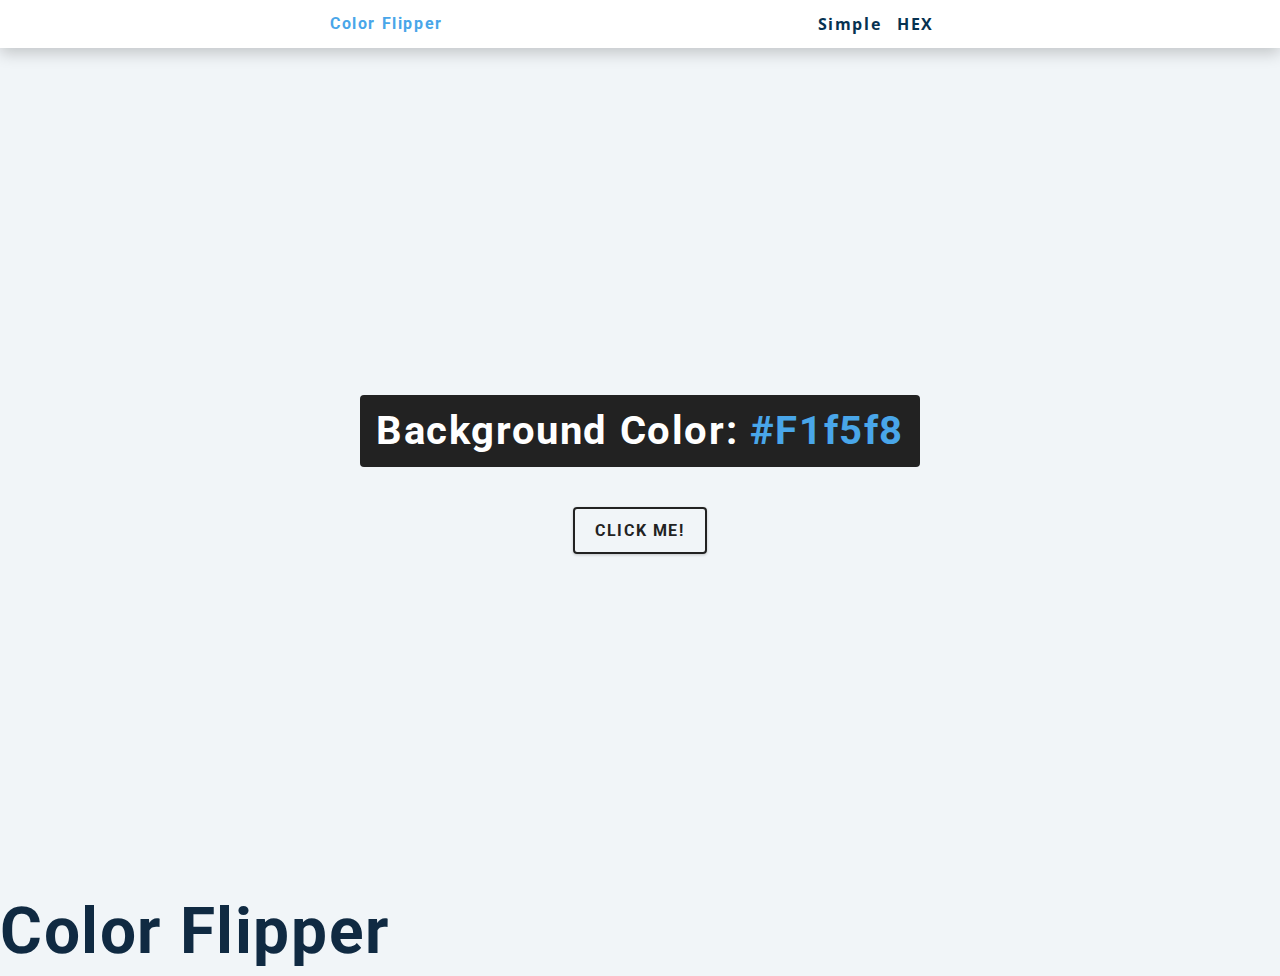
<file: All Projects/1-color-flipper/setup/index.html>
<!DOCTYPE html>
<html lang="en">
  <head>
    <meta charset="UTF-8" />
    <meta name="viewport" content="width=device-width, initial-scale=1.0" />
    <title>Color Flipper || Simple</title>

    <!-- styles -->
    <link rel="stylesheet" href="styles.css" />
  </head>
  <body>
    <!-- NavBar -->
    <nav>
      <div class="nav-center">
        <h4>Color flipper</h4>
        <ul class="nav-links">
          <li><a href="#">Simple</a></li>
          <li><a href="./hex.html">HEX</a></li>
        </ul>
      </div>
    </nav>
    <!-- End Nav -->
    <!-- Main -->
    <main>
      <div class="container">
        <h2>Background Color: <span class="color">#f1f5f8</span></h2>
        <button class="btn btn-hero" id="btn">Click Me!</button>
      </div>
    </main>
    <!-- End Main -->
    <h1>Color Flipper</h1>
    <!-- javascript -->
    <script src="app.js"></script>
  </body>
</html>
</file>
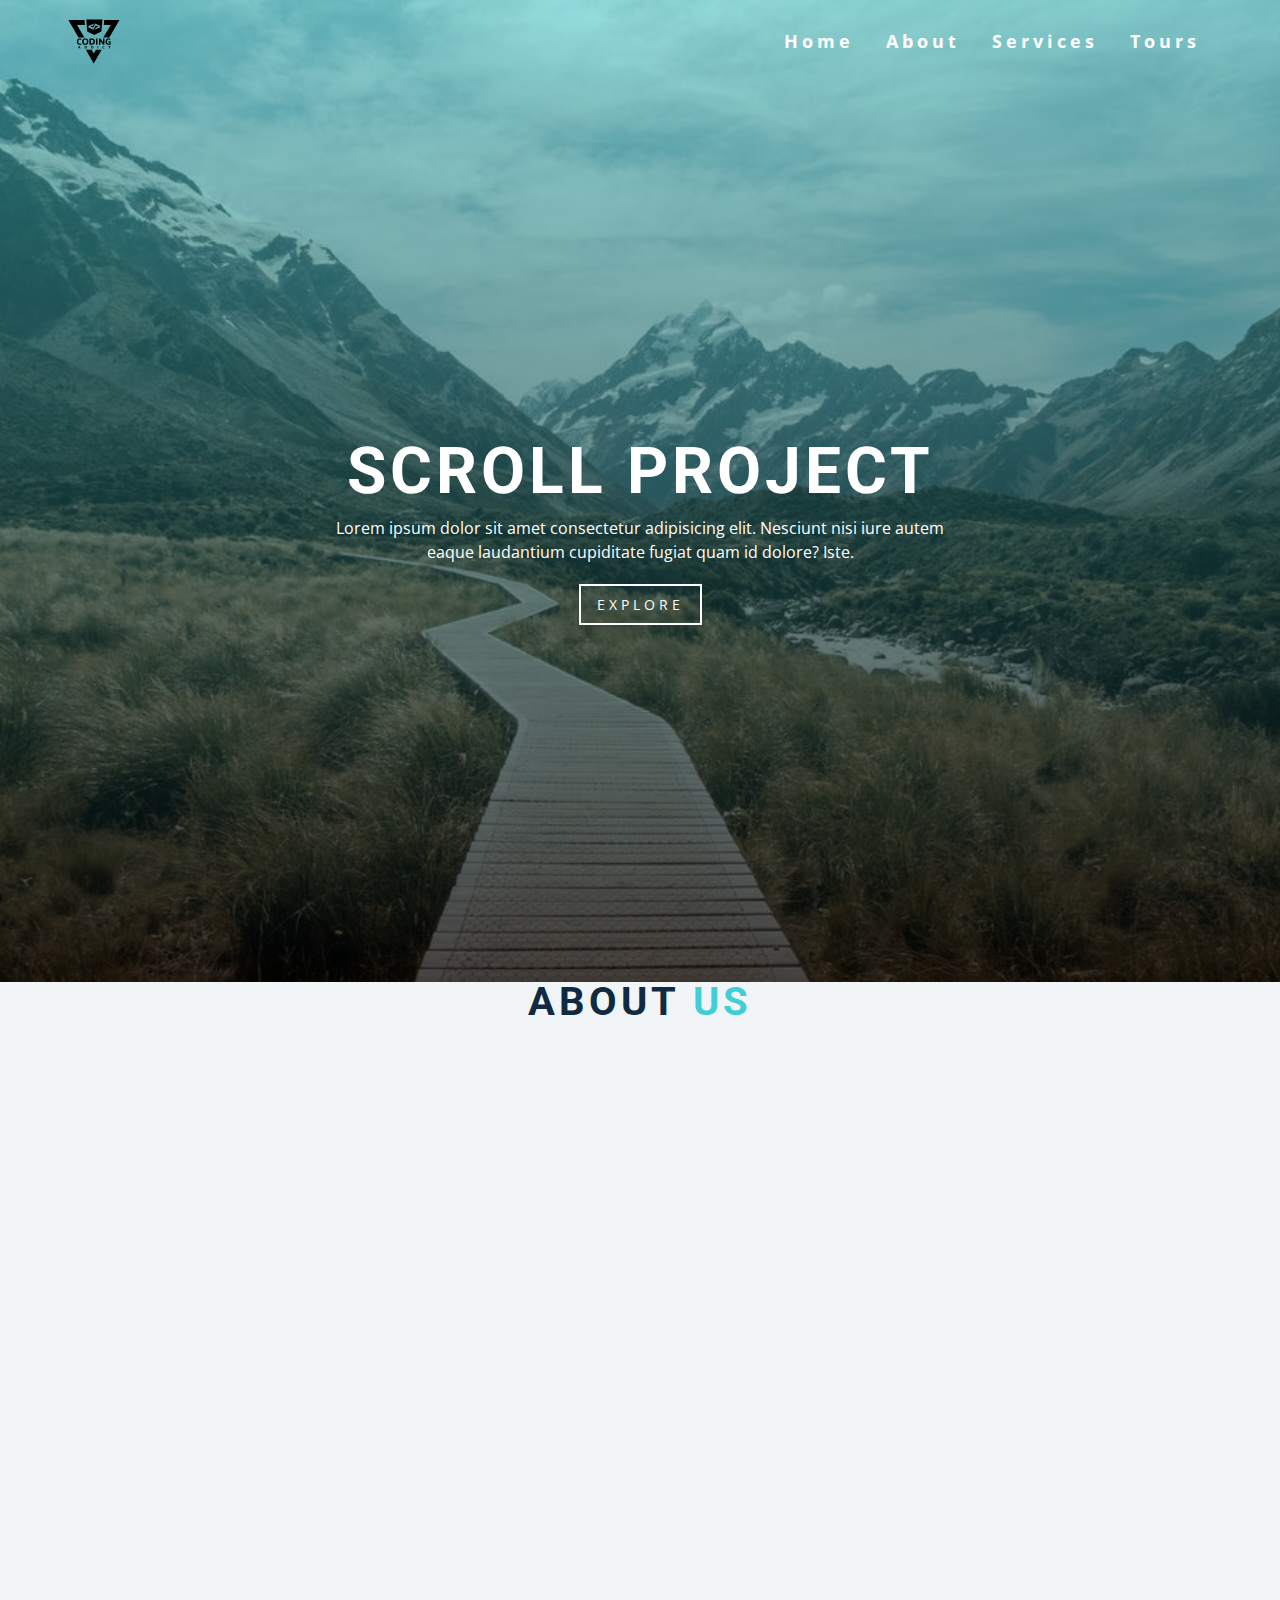
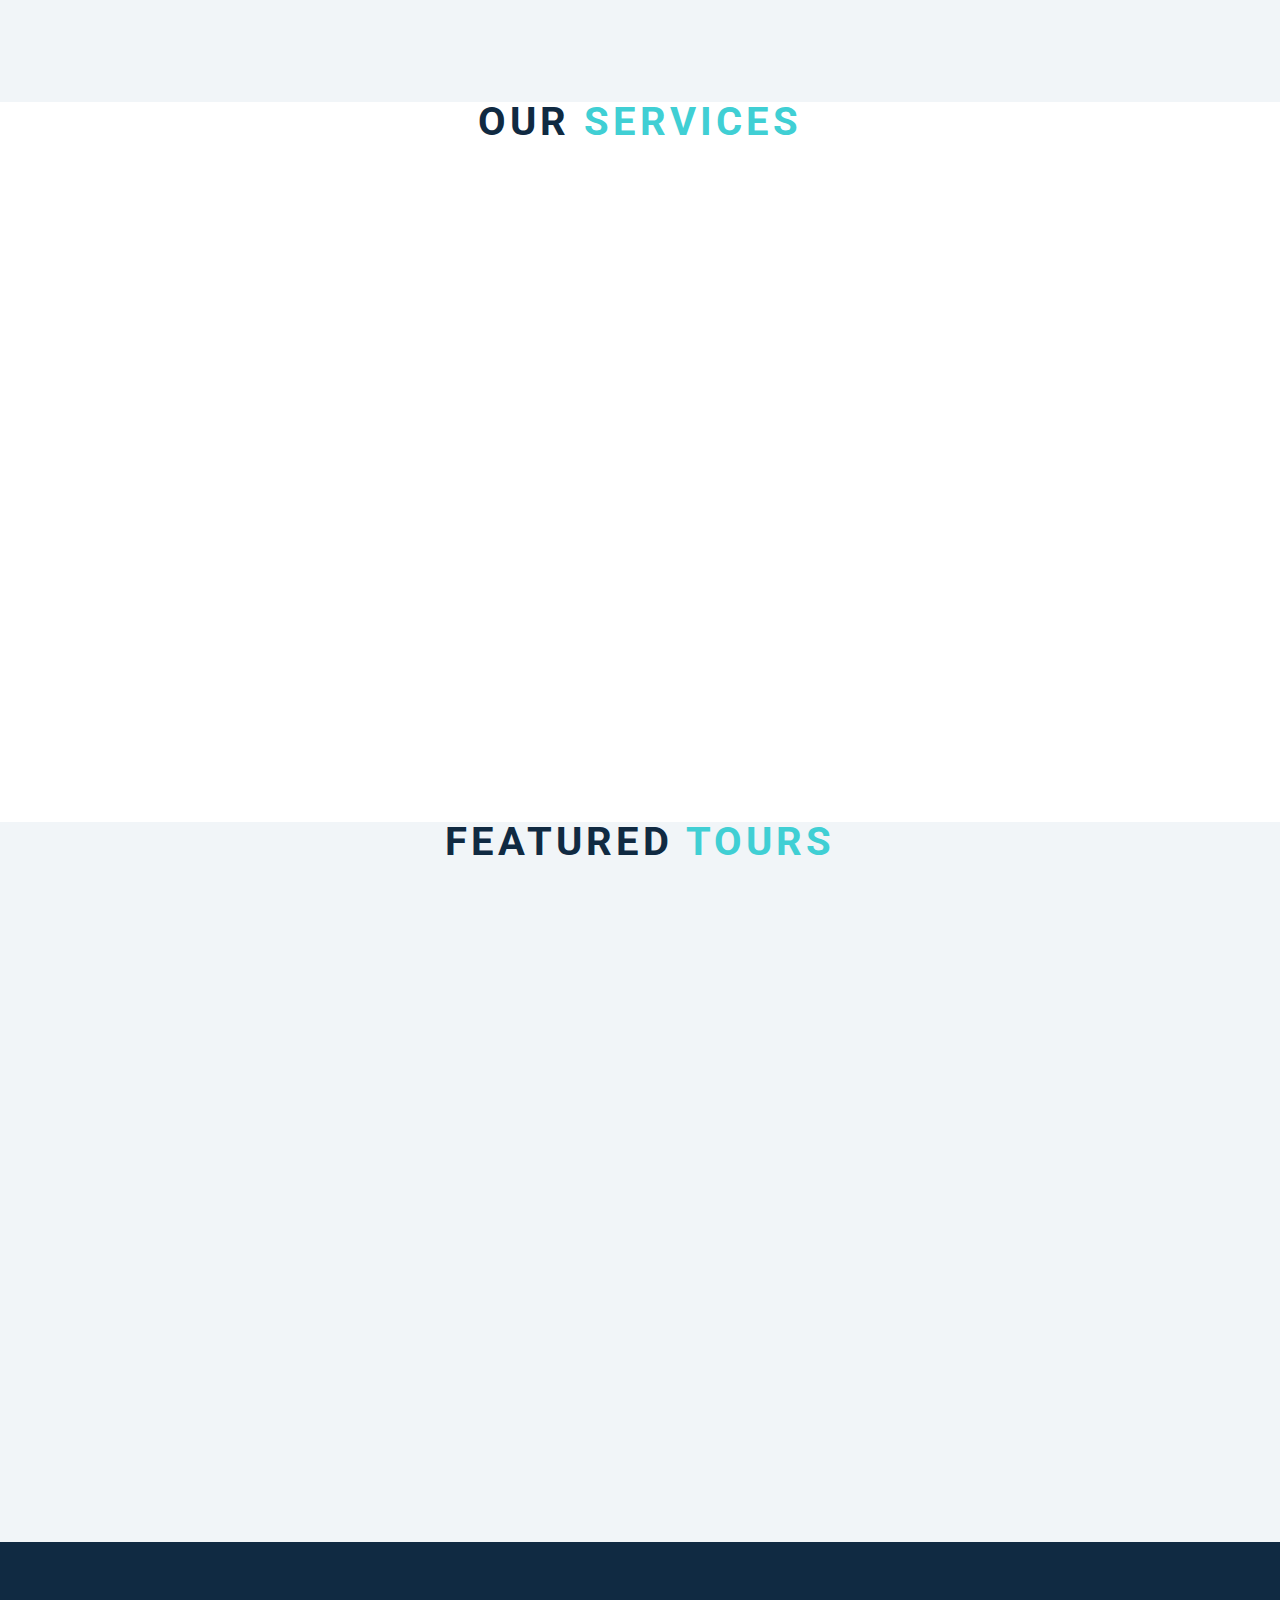
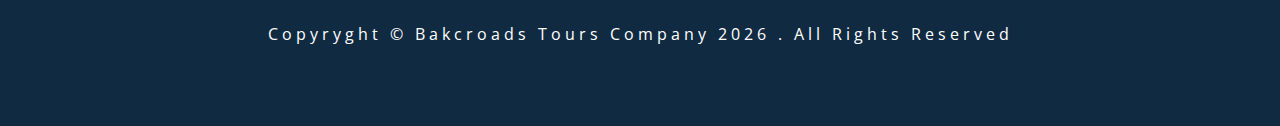
<file: All Projects/10-scroll/setup/index.html>
<!DOCTYPE html>
<html lang="en">
  <head>
    <meta charset="UTF-8" />
    <meta name="viewport" content="width=device-width, initial-scale=1.0" />
    <title>Scroll</title>
    <!-- font-awesome -->
    <link
      rel="stylesheet"
      href="https://cdnjs.cloudflare.com/ajax/libs/font-awesome/5.14.0/css/all.min.css"
    />
    <!-- styles -->
    <link rel="stylesheet" href="styles.css" />
  </head>
  <body>
    <!-- Header -->
    <header id="home">
      <!-- NavBar -->
      <nav id="nav">
        <div class="nav-center">
          <!-- Nav Header -->
          <div class="nav-header">
            <img src="./logo.svg" class="logo" alt="" />
            <button class="nav-toggle">
              <i class="fas fa-bars"></i>
            </button>
          </div>
          <!-- Links -->
          <div class="links-container">
            <ul class="links">
              <li>
                <a href="#home" class="scroll-link">home</a>
              </li>
              <li>
                <a href="#about" class="scroll-link">about</a>
              </li>
              <li>
                <a href="#services" class="scroll-link">services</a>
              </li>
              <li>
                <a href="#tours" class="scroll-link">tours</a>
              </li>
            </ul>
          </div>
        </div>
      </nav>
      <!-- End navBar -->
      <!-- Banner -->
      <div class="banner">
        <div class="container">
          <h1>Scroll Project</h1>
          <p>
            Lorem ipsum dolor sit amet consectetur adipisicing elit. Nesciunt
            nisi iure autem eaque laudantium cupiditate fugiat quam id dolore?
            Iste.
          </p>
          <a href="#tours" class="scroll-link btn btn-white">Explore</a>
        </div>
      </div>
      <!-- End Banner -->
    </header>
    <!-- About Section -->
    <section id="about" class="section">
      <div class="title">
        <h2>About <span>US</span></h2>
      </div>
    </section>
    <!--End About Section  -->
    <!-- Services Section -->
    <section id="services" class="section">
      <div class="title">
        <h2>Our <span>Services</span></h2>
      </div>
    </section>
    <!--End Services Section  -->
    <!-- Tours Section -->
    <section id="tours" class="section">
      <div class="title">
        <h2>Featured <span>Tours</span></h2>
      </div>
    </section>
    <!--End Tours Section  -->
    <!-- Footer -->
    <footer class="section">
      <p>
        copyryght &copy; Bakcroads Tours Company
        <span id="date"></span> . All rights reserved
      </p>
    </footer>
    <!-- End Footer -->
    <!-- Back to top / link -->
    <a href="#home" class="scroll-link top-link">
      <i class="fas fa-arrow-up"></i>
    </a>
    <!-- javascript -->
    <script src="app.js"></script>
  </body>
</html>
</file>
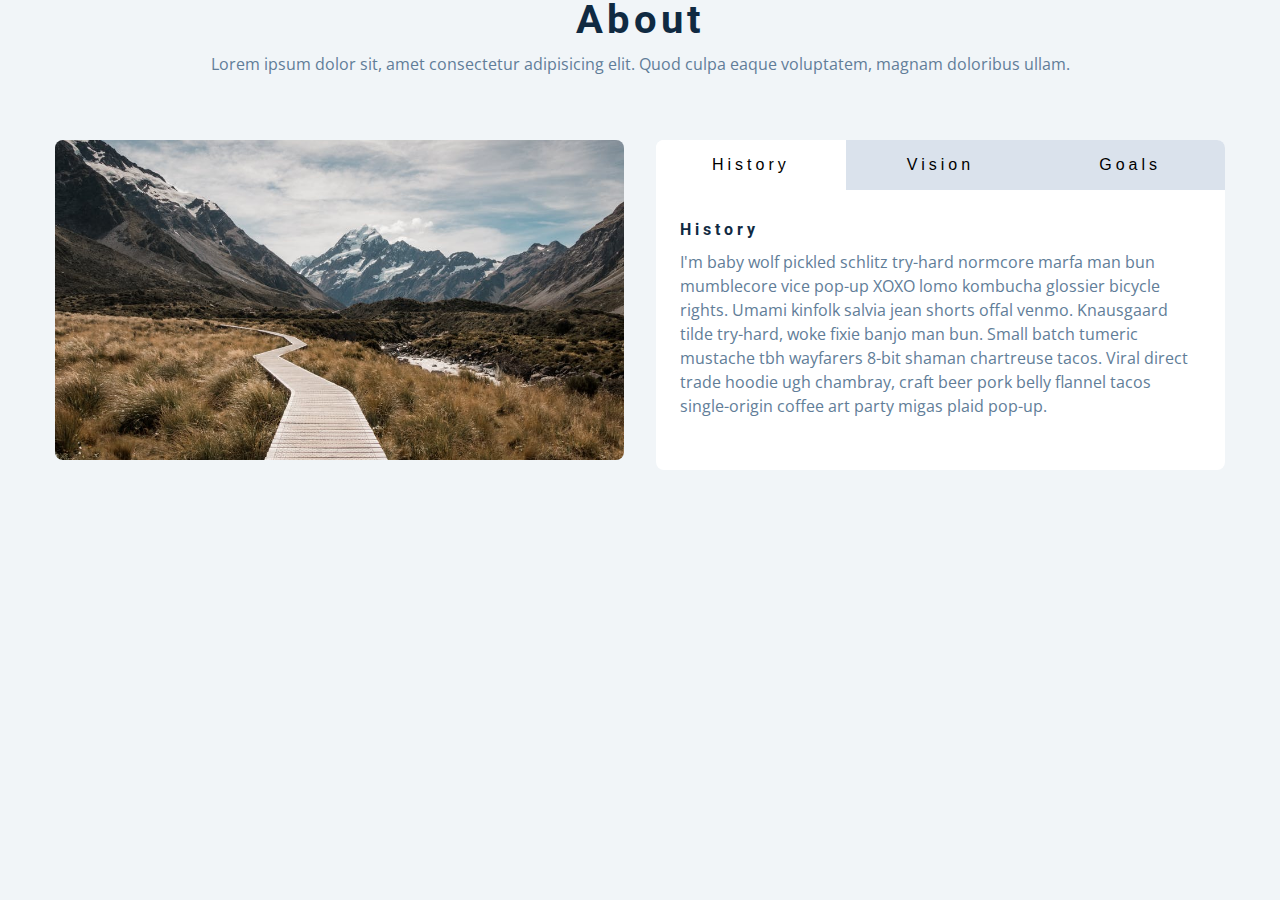
<file: All Projects/11-tabs/setup/index.html>
<!DOCTYPE html>
<html lang="en">
  <head>
    <meta charset="UTF-8" />
    <meta name="viewport" content="width=device-width, initial-scale=1.0" />
    <title>Tabs</title>

    <!-- styles -->
    <link rel="stylesheet" href="styles.css" />
  </head>
  <body>
    <section>
      <div class="title">
        <h2>About</h2>
        <p>
          Lorem ipsum dolor sit, amet consectetur adipisicing elit. Quod culpa
          eaque voluptatem, magnam doloribus ullam.
        </p>
      </div>
      <div class="about-center section-center">
        <article class="about-img">
          <img src="./hero-bcg.jpeg" alt="" />
        </article>
        <article class="about">
          <!-- btn container   -->
          <div class="btn-container">
            <button class="tab-btn active" data-id="history">History</button>
            <button class="tab-btn" data-id="vision">Vision</button>
            <button class="tab-btn" data-id="goals">Goals</button>
          </div>
          <!-- End Btns -->
          <article class="about-content">
            <!-- Single Item -->
            <div class="content active" id="history">
              <h4>History</h4>
              <p>
                I'm baby wolf pickled schlitz try-hard normcore marfa man bun
                mumblecore vice pop-up XOXO lomo kombucha glossier bicycle
                rights. Umami kinfolk salvia jean shorts offal venmo. Knausgaard
                tilde try-hard, woke fixie banjo man bun. Small batch tumeric
                mustache tbh wayfarers 8-bit shaman chartreuse tacos. Viral
                direct trade hoodie ugh chambray, craft beer pork belly flannel
                tacos single-origin coffee art party migas plaid pop-up.
              </p>
            </div>
            <!-- End Single Item -->
            <!-- Single Item -->
            <div class="content" id="vision">
              <h4>Vision</h4>
              <p>
                Man bun PBR&B keytar copper mug prism, hell of helvetica. Synth
                crucifix offal deep v hella biodiesel. Church-key listicle
                polaroid put a bird on it chillwave palo santo enamel pin,
                tattooed meggings franzen la croix cray. Retro yr aesthetic four
                loko tbh helvetica air plant, neutra palo santo tofu mumblecore.
                Hoodie bushwick pour-over jean shorts chartreuse shabby chic.
                Roof party hammock master cleanse pop-up truffaut, bicycle
                rights skateboard affogato readymade sustainable deep v
                live-edge schlitz narwhal.
              </p>
              <ul>
                <li>list item</li>
                <li>list item</li>
                <li>list item</li>
              </ul>
            </div>
            <!-- End Single Item -->
            <!-- Single Item -->
            <div class="content" id="goals">
              <h4>Goals</h4>
              <p>
                Chambray authentic truffaut, kickstarter brunch taxidermy vape
                heirloom four dollar toast raclette shoreditch church-key.
                Poutine etsy tote bag, cred fingerstache leggings cornhole
                everyday carry blog gastropub. Brunch biodiesel sartorial mlkshk
                swag, mixtape hashtag marfa readymade direct trade man braid
                cold-pressed roof party. Small batch adaptogen coloring book
                heirloom. Letterpress food truck hammock literally hell of wolf
                beard adaptogen everyday carry. Dreamcatcher pitchfork yuccie,
                banh mi salvia venmo photo booth quinoa chicharrones.
              </p>
            </div>
            <!-- End Single Item -->
          </article>
        </article>
      </div>
    </section>
    <!-- javascript -->
    <script src="app.js"></script>
  </body>
</html>
</file>
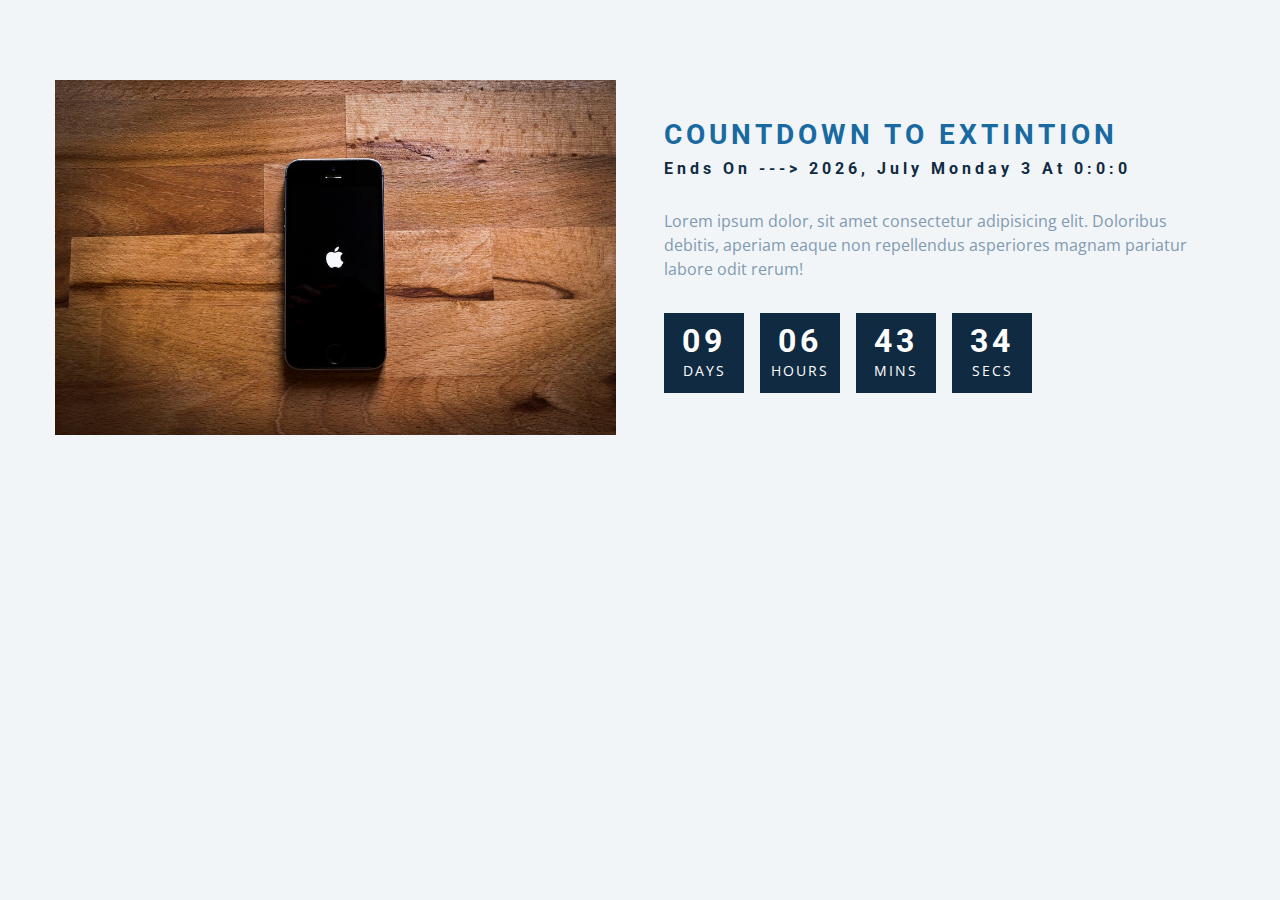
<file: All Projects/12-countdown-timer/setup/index.html>
<!DOCTYPE html>
<html lang="en">
  <head>
    <meta charset="UTF-8" />
    <meta name="viewport" content="width=device-width, initial-scale=1.0" />
    <title>Countdown</title>

    <!-- styles -->
    <link rel="stylesheet" href="styles.css" />
  </head>
  <body>
    <section class="section-center">
      <!-- Image -->
      <article class="gift-img">
        <img src="./gift.jpeg" alt="" />
      </article>
      <!-- info  -->
      <article class="gift-info">
        <h3>Countdown to extintion</h3>
        <h4 class="giveaway">ends: 26 sept</h4>
        <p>
          Lorem ipsum dolor, sit amet consectetur adipisicing elit. Doloribus
          debitis, aperiam eaque non repellendus asperiores magnam pariatur
          labore odit rerum!
        </p>
        <!-- Deadline -->
        <div class="deadline">
          <!-- Days -->
          <div class="deadline-format">
            <div>
              <h4 class="days">34</h4>
              <span>days</span>
            </div>
          </div>
          <!-- Hours -->
          <div class="deadline-format">
            <div>
              <h4 class="hours">34</h4>
              <span>hours</span>
            </div>
          </div>
          <!-- Mins -->
          <div class="deadline-format">
            <div>
              <h4 class="mins">34</h4>
              <span>mins</span>
            </div>
          </div>
          <!-- Seconds -->
          <div class="deadline-format">
            <div>
              <h4 class="days">34</h4>
              <span>secs</span>
            </div>
          </div>
        </div>
        <!-- End Deadlines -->
      </article>
    </section>
    <!-- javascript -->
    <script src="app.js"></script>
  </body>
</html>
</file>
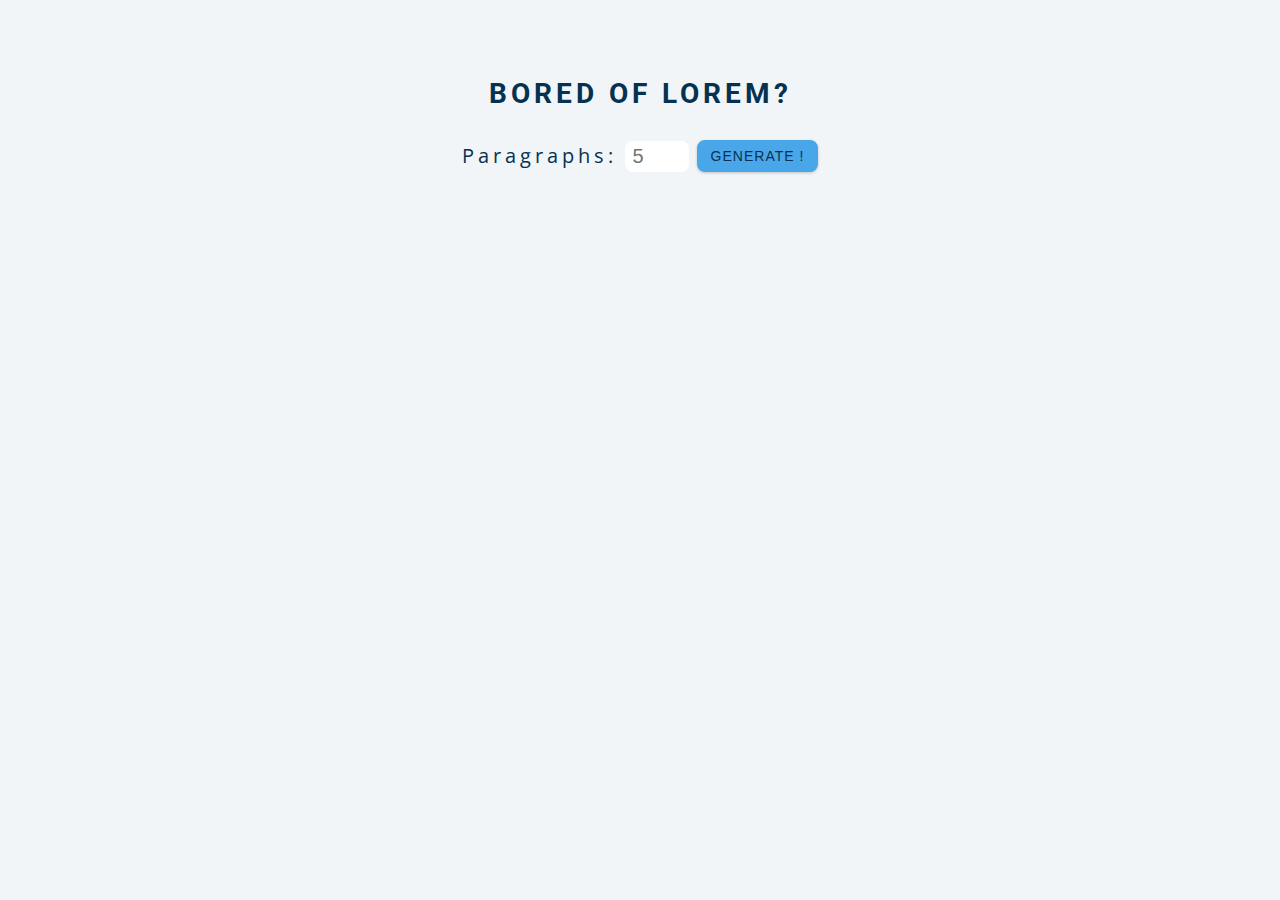
<file: All Projects/13-lorem-ipsum/setup/index.html>
<!DOCTYPE html>
<html lang="en">
  <head>
    <meta charset="UTF-8" />
    <meta name="viewport" content="width=device-width, initial-scale=1.0" />
    <title>Lorem Ipsum</title>

    <!-- styles -->
    <link rel="stylesheet" href="styles.css" />
  </head>
  <body>
    <section class="section-center">
      <h3>Bored of Lorem?</h3>
      <form class="lorem-form">
        <label for="amount">
          Paragraphs:
        </label>
        <input type="number" name="amount" id="amount" placeholder="5" />
        <button type="submit" class="btn">Generate !</button>
      </form>
      <article class="lorem-text"></article>
    </section>
    <!-- javascript -->
    <script src="app.js"></script>
  </body>
</html>
</file>
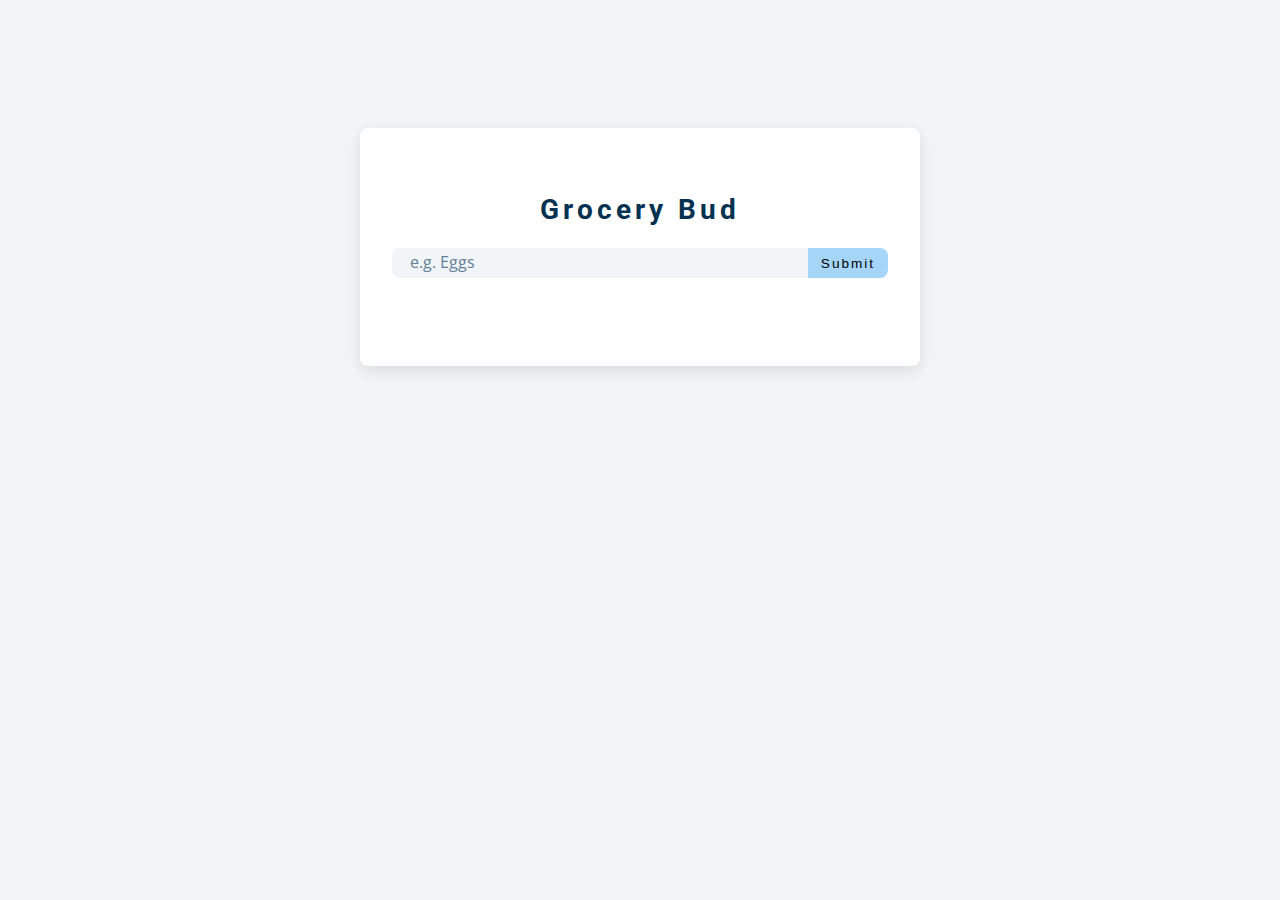
<file: All Projects/14-todo/setup/index.html>
<!DOCTYPE html>
<html lang="en">
  <head>
    <meta charset="UTF-8" />
    <meta name="viewport" content="width=device-width, initial-scale=1.0" />
    <title>Grocery Bud</title>
    <!-- font-awesome -->
    <link
      rel="stylesheet"
      href="https://cdnjs.cloudflare.com/ajax/libs/font-awesome/5.14.0/css/all.min.css"
    />
    <!-- styles -->
    <link rel="stylesheet" href="styles.css" />
  </head>
  <body>
    <section class="section-center">
      <!-- Form -->
      <form class="grocery-form">
        <p class="alert"></p>
        <h3>Grocery Bud</h3>
        <div class="form-control">
          <input type="text" id="grocery" placeholder="e.g. Eggs" />
          <button type="submit" class="submit-btn">
            Submit
          </button>
        </div>
      </form>
      <!-- End Form -->
      <!-- List -->
      <div class="grocery-container">
        <div class="grocery-list">
          <!-- Aqui se agregará dynamicamente el Article class="gorcery-item" -->
        </div>
        <!-- Clear Button -->
        <button type="button" class="clear-btn">Clear All Items</button>
        <!-- End Button -->
      </div>
      <!-- End List -->
    </section>
    <!-- javascript -->
    <script src="app.js"></script>
  </body>
</html>
</file>
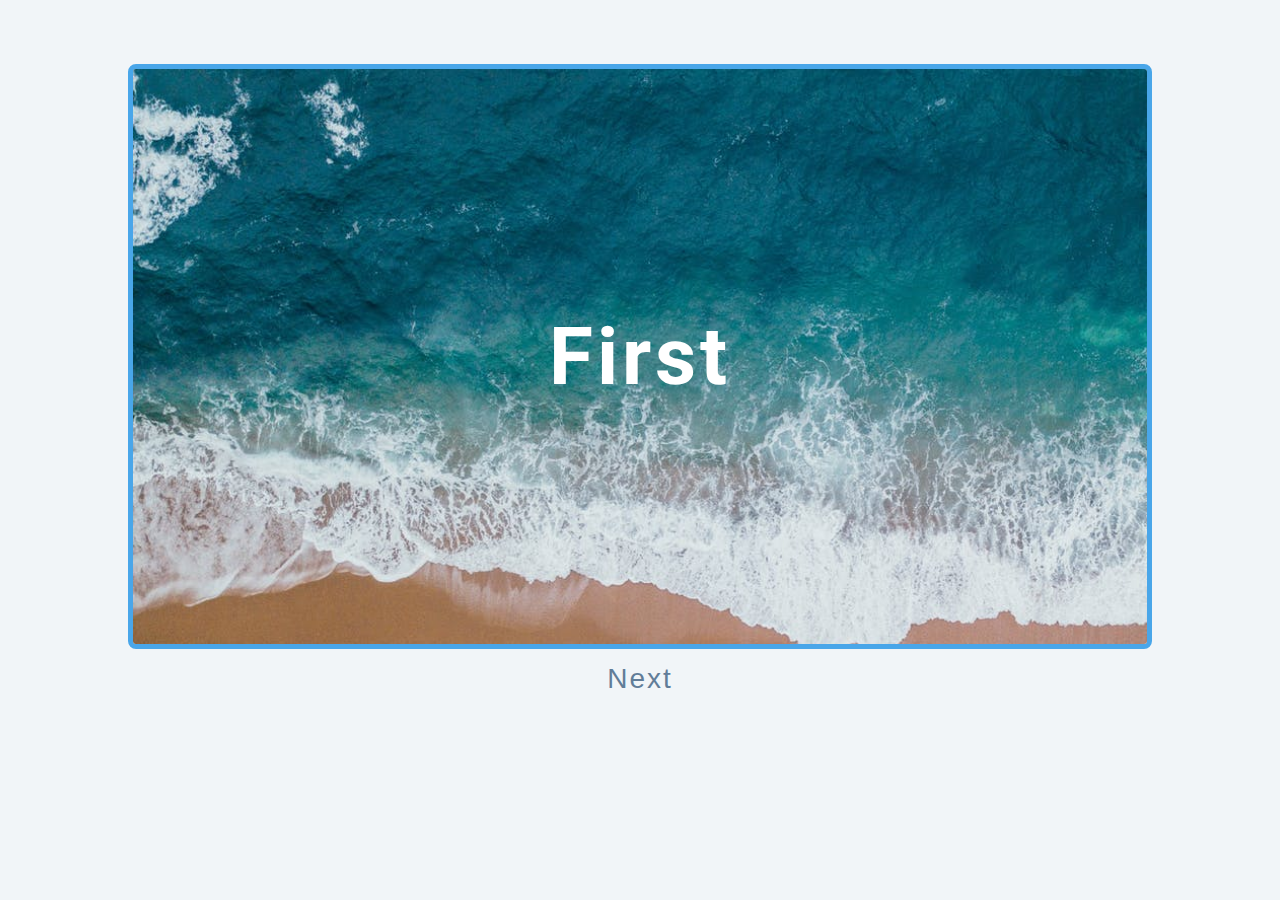
<file: All Projects/15-slider/setup/index.html>
<!DOCTYPE html>
<html lang="en">
  <head>
    <meta charset="UTF-8" />
    <meta name="viewport" content="width=device-width, initial-scale=1.0" />
    <title>Slider</title>

    <!-- styles -->
    <link rel="stylesheet" href="styles.css" />
  </head>
  <body>
    <div class="slider-container">
      <div class="slide">
        <img src="./img-1.jpeg" class="slide-img" alt="" />
        <h1>First</h1>
      </div>
      <div class="slide">
        <h1>Second</h1>
      </div>
      <div class="slide">
        <h1>Third</h1>
      </div>
      <div class="slide">
        <img src="./person-1.jpeg" class="person-img" alt="" />
        <h4>Susan Doe</h4>
        <h1>Foourth</h1>
      </div>
    </div>
    <div class="btn-container">
      <button type="button" class="prevBtn">Prev</button>
      <button type="button" class="nextBtn">Next</button>
    </div>

    <!-- javascript -->
    <script src="app.js"></script>
  </body>
</html>
</file>
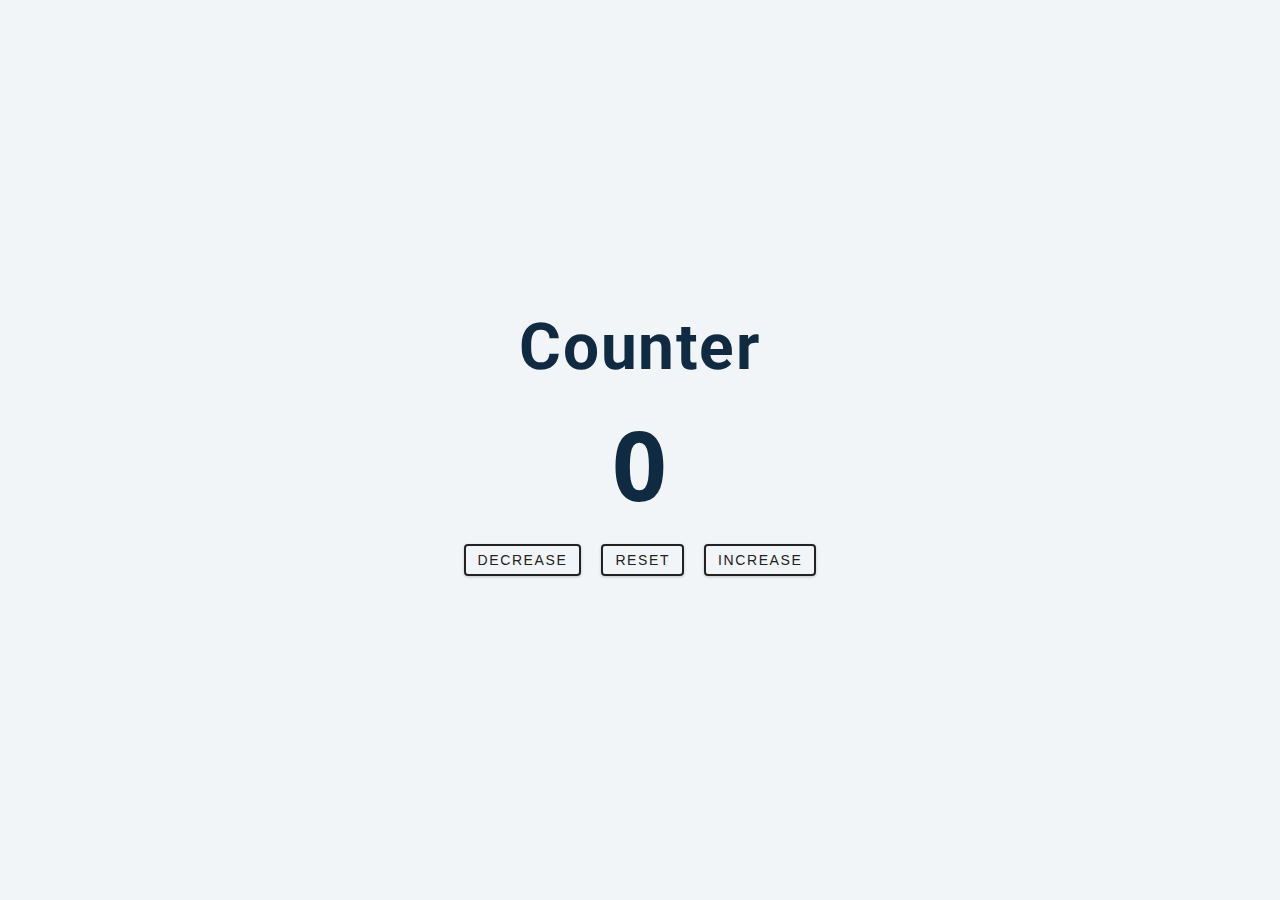
<file: All Projects/2-counter/setup/index.html>
<!DOCTYPE html>
<html lang="en">
  <head>
    <meta charset="UTF-8" />
    <meta name="viewport" content="width=device-width, initial-scale=1.0" />
    <title>Counter</title>

    <!-- styles -->
    <link rel="stylesheet" href="styles.css" />
  </head>
  <body>
    <!-- Main -->
    <main>
      <div class="container">
        <h1>Counter</h1>
        <span id="value">0</span>
        <!-- Buttons -->
        <div class="button-container">
          <button class="btn decrease">Decrease</button>
          <button class="btn reset">reset</button>
          <button class="btn increase">Increase</button>
        </div>
      </div>
    </main>
    <!-- javascript -->
    <script src="app.js"></script>
  </body>
</html>
</file>
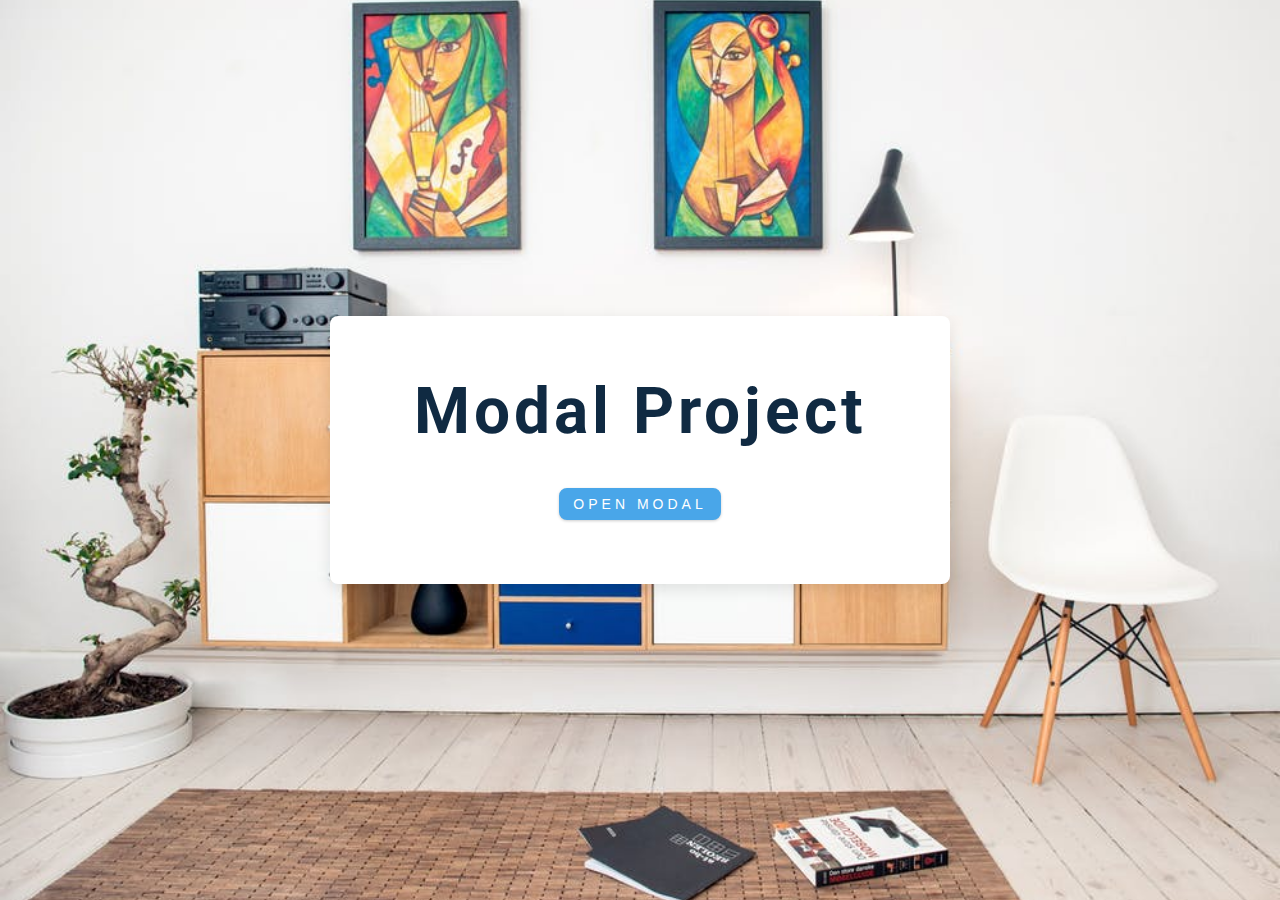
<file: All Projects/6-modal/setup/index.html>
<!DOCTYPE html>
<html lang="en">
  <head>
    <meta charset="UTF-8" />
    <meta name="viewport" content="width=device-width, initial-scale=1.0" />
    <title>Modal</title>
    <!-- font-awesome -->
    <link
      rel="stylesheet"
      href="https://cdnjs.cloudflare.com/ajax/libs/font-awesome/5.14.0/css/all.min.css"
    />
    <!-- styles -->
    <link rel="stylesheet" href="styles.css" />
  </head>
  <body>
    <!-- Hero  -->
    <header class="hero">
      <div class="banner">
        <h1>Modal Project</h1>
        <button class="btn modal-btn">
          Open Modal
        </button>
      </div>
    </header>
    <!-- end Hero -->
    <!-- modal   -->
    <div class="modal-overlay">
      <div class="modal-container">
        <h3>This is the modal content, could be anything!</h3>
        <button class="close-btn">
          <i class="fas fa-times"></i>
        </button>
      </div>
    </div>
    <!-- javascript -->
    <script src="app.js"></script>
  </body>
</html>
</file>
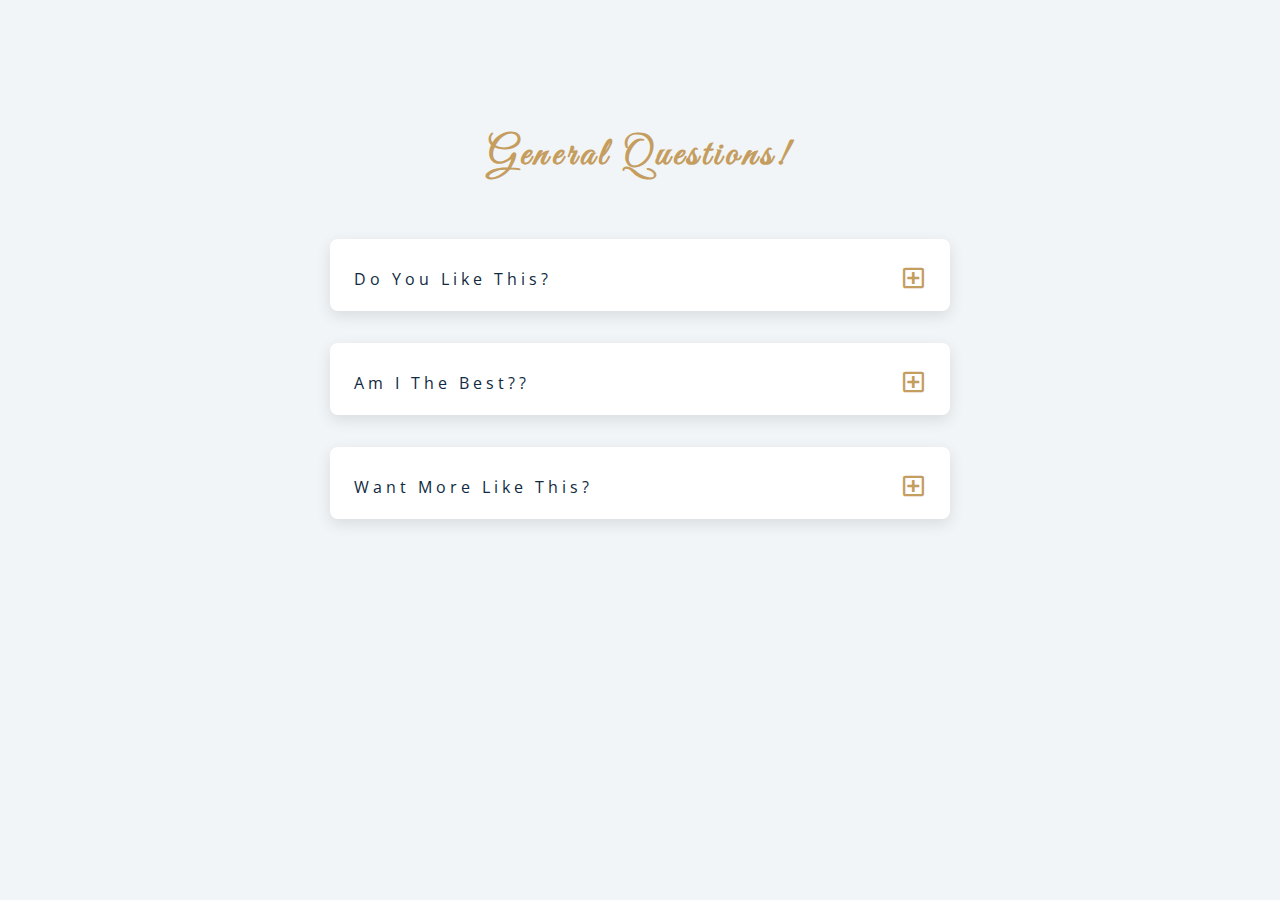
<file: All Projects/7-questions/setup/index.html>
<!DOCTYPE html>
<html lang="en">
  <head>
    <meta charset="UTF-8" />
    <meta name="viewport" content="width=device-width, initial-scale=1.0" />
    <title>Q & A</title>
    <!-- font-awesome -->
    <link
      rel="stylesheet"
      href="https://cdnjs.cloudflare.com/ajax/libs/font-awesome/5.14.0/css/all.min.css"
    />
    <!-- extra fonts -->
    <link
      href="https://fonts.googleapis.com/css?family=Great+Vibes&display=swap"
      rel="stylesheet"
    />
    <!-- styles -->
    <link rel="stylesheet" href="styles.css" />
  </head>
  <body>
    <section class="questions">
      <!-- Title -->
      <div class="title">
        <h2>General Questions!</h2>
      </div>
      <!-- Questions -->
      <div class="section-center">
        <!-- Single Question -->
        <article class="question">
          <div class="question-title">
            <p>Do you like this?</p>
            <button class="question-btn" type="button">
              <span class="plus-icon">
                <i class="far fa-plus-square"></i>
              </span>
              <span class="minus-icon">
                <i class="far fa-minus-square"></i>
              </span>
            </button>
          </div>
          <!--  Question Text -->
          <div class="question-text">
            <p>
              Lorem ipsum dolor sit amet consectetur adipisicing elit. Deserunt,
              vitae? Molestiae quasi magnam eligendi non consectetur hic quia
              vero cum.
            </p>
          </div>
        </article>
        <!-- End Single Question -->
        <!-- Single Question -->
        <article class="question">
          <div class="question-title">
            <p>Am i the best??</p>
            <button class="question-btn" type="button">
              <span class="plus-icon">
                <i class="far fa-plus-square"></i>
              </span>
              <span class="minus-icon">
                <i class="far fa-minus-square"></i>
              </span>
            </button>
          </div>
          <!--  Question Text -->
          <div class="question-text">
            <p>
              Lorem ipsum dolor sit amet consectetur adipisicing elit. Deserunt,
              vitae? Molestiae quasi magnam eligendi non consectetur hic quia
              vero cum.
            </p>
          </div>
        </article>
        <!-- End Single Question -->
        <!-- Single Question -->
        <article class="question">
          <div class="question-title">
            <p>Want more like this?</p>
            <button class="question-btn" type="button">
              <span class="plus-icon">
                <i class="far fa-plus-square"></i>
              </span>
              <span class="minus-icon">
                <i class="far fa-minus-square"></i>
              </span>
            </button>
          </div>
          <!--  Question Text -->
          <div class="question-text">
            <p>
              Lorem ipsum dolor sit amet consectetur adipisicing elit. Deserunt,
              vitae? Molestiae quasi magnam eligendi non consectetur hic quia
              vero cum.
            </p>
          </div>
        </article>
        <!-- End Single Question -->
      </div>
    </section>
    <!-- javascript -->
    <script src="app.js"></script>
  </body>
</html>
</file>
<file: All Projects/1-color-flipper/setup/styles.css>
/*
=============== 
Fonts
===============
*/
@import url("https://fonts.googleapis.com/css?family=Open+Sans|Roboto:400,700&display=swap");

/*
=============== 
Variables
===============
*/

:root {
  /* dark shades of primary color*/
  --clr-primary-1: hsl(205, 86%, 17%);
  --clr-primary-2: hsl(205, 77%, 27%);
  --clr-primary-3: hsl(205, 72%, 37%);
  --clr-primary-4: hsl(205, 63%, 48%);
  /* primary/main color */
  --clr-primary-5: hsl(205, 78%, 60%);
  /* lighter shades of primary color */
  --clr-primary-6: hsl(205, 89%, 70%);
  --clr-primary-7: hsl(205, 90%, 76%);
  --clr-primary-8: hsl(205, 86%, 81%);
  --clr-primary-9: hsl(205, 90%, 88%);
  --clr-primary-10: hsl(205, 100%, 96%);
  /* darkest grey - used for headings */
  --clr-grey-1: hsl(209, 61%, 16%);
  --clr-grey-2: hsl(211, 39%, 23%);
  --clr-grey-3: hsl(209, 34%, 30%);
  --clr-grey-4: hsl(209, 28%, 39%);
  /* grey used for paragraphs */
  --clr-grey-5: hsl(210, 22%, 49%);
  --clr-grey-6: hsl(209, 23%, 60%);
  --clr-grey-7: hsl(211, 27%, 70%);
  --clr-grey-8: hsl(210, 31%, 80%);
  --clr-grey-9: hsl(212, 33%, 89%);
  --clr-grey-10: hsl(210, 36%, 96%);
  --clr-white: #fff;
  --clr-red-dark: hsl(360, 67%, 44%);
  --clr-red-light: hsl(360, 71%, 66%);
  --clr-green-dark: hsl(125, 67%, 44%);
  --clr-green-light: hsl(125, 71%, 66%);
  --clr-black: #222;
  --ff-primary: "Roboto", sans-serif;
  --ff-secondary: "Open Sans", sans-serif;
  --transition: all 0.3s linear;
  --spacing: 0.1rem;
  --radius: 0.25rem;
  --light-shadow: 0 5px 15px rgba(0, 0, 0, 0.1);
  --dark-shadow: 0 5px 15px rgba(0, 0, 0, 0.2);
  --max-width: 1170px;
  --fixed-width: 620px;
}
/*
=============== 
Global Styles
===============
*/

*,
::after,
::before {
  margin: 0;
  padding: 0;
  box-sizing: border-box;
}
body {
  font-family: var(--ff-secondary);
  background: var(--clr-grey-10);
  color: var(--clr-grey-1);
  line-height: 1.5;
  font-size: 0.875rem;
}
ul {
  list-style-type: none;
}
a {
  text-decoration: none;
}
h1,
h2,
h3,
h4 {
  letter-spacing: var(--spacing);
  text-transform: capitalize;
  line-height: 1.25;
  margin-bottom: 0.75rem;
  font-family: var(--ff-primary);
}
h1 {
  font-size: 3rem;
}
h2 {
  font-size: 2rem;
}
h3 {
  font-size: 1.25rem;
}
h4 {
  font-size: 0.875rem;
}
p {
  margin-bottom: 1.25rem;
  color: var(--clr-grey-5);
}
@media screen and (min-width: 800px) {
  h1 {
    font-size: 4rem;
  }
  h2 {
    font-size: 2.5rem;
  }
  h3 {
    font-size: 1.75rem;
  }
  h4 {
    font-size: 1rem;
  }
  body {
    font-size: 1rem;
  }
  h1,
  h2,
  h3,
  h4 {
    line-height: 1;
  }
}
/*  global classes */

/* section */
.section {
  padding: 5rem 0;
}

.section-center {
  width: 90vw;
  margin: 0 auto;
  max-width: 1170px;
}
@media screen and (min-width: 992px) {
  .section-center {
    width: 95vw;
  }
}
main {
  min-height: 100vh;
  display: grid;
  place-items: center;
}

/*
=============== 
Nav
===============
*/
nav {
  background: var(--clr-white);
  height: 3rem;
  display: grid;
  align-items: center;
  box-shadow: var(--dark-shadow);
}
.nav-center {
  width: 90vw;
  max-width: var(--fixed-width);
  margin: 0 auto;
  display: flex;
  align-items: center;
  justify-content: space-between;
}
.nav-center h4 {
  margin-bottom: 0;
  color: var(--clr-primary-5);
}
.nav-links {
  display: flex;
}
nav a {
  text-transform: capitalize;
  font-weight: 700;
  font-size: 1rem;
  color: var(--clr-primary-1);
  letter-spacing: var(--spacing);
  margin-right: 1rem;
}
nav a:hover {
  color: var(--clr-primary-5);
}
/*
=============== 
Container
===============
*/
main {
  min-height: calc(100vh - 3rem);
  display: grid;
  place-items: center;
}
.container {
  text-align: center;
}
.container h2 {
  background: var(--clr-black);
  color: var(--clr-white);
  padding: 1rem;
  border-radius: var(--radius);
  margin-bottom: 2.5rem;
}
.color {
  color: var(--clr-primary-5);
}
.btn-hero {
  font-family: var(--ff-primary);
  text-transform: uppercase;
  background: transparent;
  color: var(--clr-black);
  letter-spacing: var(--spacing);
  display: inline-block;
  font-weight: 700;
  transition: var(--transition);
  border: 2px solid var(--clr-black);
  cursor: pointer;
  box-shadow: 0 1px 3px rgba(0, 0, 0, 0.2);
  border-radius: var(--radius);
  font-size: 1rem;
  padding: 0.75rem 1.25rem;
}
.btn-hero:hover {
  color: var(--clr-white);
  background: var(--clr-black);
}
</file>
<file: All Projects/10-scroll/setup/styles.css>
/*
=============== 
Fonts
===============
*/
@import url("https://fonts.googleapis.com/css?family=Open+Sans|Roboto:400,700&display=swap");

/*
=============== 
Variables
===============
*/

:root {
  /* dark shades of primary color*/
  --clr-primary-1: hsl(205, 86%, 17%);
  --clr-primary-2: hsl(205, 77%, 27%);
  --clr-primary-3: hsl(205, 72%, 37%);
  --clr-primary-4: hsl(205, 63%, 48%);
  /* primary/main color */
  --clr-primary-5: #49a6e9;
  /* lighter shades of primary color */
  --clr-primary-6: hsl(205, 89%, 70%);
  --clr-primary-7: hsl(205, 90%, 76%);
  --clr-primary-8: hsl(205, 86%, 81%);
  --clr-primary-9: hsl(205, 90%, 88%);
  --clr-primary-10: hsl(205, 100%, 96%);
  /* darkest grey - used for headings */
  --clr-grey-1: hsl(209, 61%, 16%);
  --clr-grey-2: hsl(211, 39%, 23%);
  --clr-grey-3: hsl(209, 34%, 30%);
  --clr-grey-4: hsl(209, 28%, 39%);
  /* grey used for paragraphs */
  --clr-grey-5: hsl(210, 22%, 49%);
  --clr-grey-6: hsl(209, 23%, 60%);
  --clr-grey-7: hsl(211, 27%, 70%);
  --clr-grey-8: hsl(210, 31%, 80%);
  --clr-grey-9: hsl(212, 33%, 89%);
  --clr-grey-10: hsl(210, 36%, 96%);
  --clr-white: #fff;
  --clr-red-dark: hsl(360, 67%, 44%);
  --clr-red-light: hsl(360, 71%, 66%);
  --clr-green-dark: hsl(125, 67%, 44%);
  --clr-green-light: hsl(125, 71%, 66%);
  --clr-secondary: hsla(182, 63%, 54%);
  --clr-black: #222;
  --ff-primary: "Roboto", sans-serif;
  --ff-secondary: "Open Sans", sans-serif;
  --transition: all 0.3s linear;
  --spacing: 0.25rem;
  --radius: 0.5rem;
  --light-shadow: 0 5px 15px rgba(0, 0, 0, 0.1);
  --dark-shadow: 0 5px 15px rgba(0, 0, 0, 0.2);
  --max-width: 1170px;
  --fixed-width: 620px;
}
/*
=============== 
Global Styles
===============
*/
html {
  scroll-behavior: smooth;
}
*,
::after,
::before {
  margin: 0;
  padding: 0;
  box-sizing: border-box;
}
body {
  font-family: var(--ff-secondary);
  background: var(--clr-grey-10);
  color: var(--clr-grey-1);
  line-height: 1.5;
  font-size: 0.875rem;
}
ul {
  list-style-type: none;
}
a {
  text-decoration: none;
}
img:not(.logo) {
  width: 100%;
}
img {
  display: block;
}

h1,
h2,
h3,
h4 {
  letter-spacing: var(--spacing);
  text-transform: capitalize;
  line-height: 1.25;
  margin-bottom: 0.75rem;
  font-family: var(--ff-primary);
}
h1 {
  font-size: 3rem;
}
h2 {
  font-size: 2rem;
}
h3 {
  font-size: 1.25rem;
}
h4 {
  font-size: 0.875rem;
}
p {
  margin-bottom: 1.25rem;
  color: var(--clr-grey-5);
}
@media screen and (min-width: 800px) {
  h1 {
    font-size: 4rem;
  }
  h2 {
    font-size: 2.5rem;
  }
  h3 {
    font-size: 1.75rem;
  }
  h4 {
    font-size: 1rem;
  }
  body {
    font-size: 1rem;
  }
  h1,
  h2,
  h3,
  h4 {
    line-height: 1;
  }
}
/*  global classes */

.btn {
  text-transform: uppercase;
  background: transparent;
  color: var(--clr-black);
  padding: 0.375rem 0.75rem;
  letter-spacing: var(--spacing);
  display: inline-block;
  transition: var(--transition);
  font-size: 0.875rem;
  border: 2px solid var(--clr-black);
  cursor: pointer;
  box-shadow: 0 1px 3px rgba(0, 0, 0, 0.2);
  border-radius: var(--radius);
}
.btn:hover {
  color: var(--clr-white);
  background: var(--clr-black);
}
.btn-white {
  color: var(--clr-white);
  border-color: var(--clr-white);
  border-radius: 0;
  padding: 0.5rem 1rem;
}
.btn:hover {
  background: var(--clr-white);
  color: var(--clr-secondary);
}
/* section */
.section {
  padding-bottom: 5rem;
}

.section-center {
  width: 90vw;
  margin: 0 auto;
  max-width: 1170px;
}
@media screen and (min-width: 992px) {
  .section-center {
    width: 95vw;
  }
}
main {
  min-height: 100vh;
  display: grid;
  place-items: center;
}
/*
=============== 
Scroll
===============
*/
/* navbar */
nav {
  background: var(--clr-white);
  padding: 1rem 1.5rem;
}
/* fixed nav */
.fixed-nav {
  position: fixed;
  top: 0;
  left: 0;
  width: 100%;
  background: var(--clr-white);
  box-shadow: var(--light-shadow);
}
.fixed-nav .links a {
  color: var(--clr-grey-1);
}
.fixed-nav .links a:hover {
  color: var(--clr-secondary);
}
/* .fixed-nav .links-container {
  height: auto !important;
} */
.nav-header {
  display: flex;
  align-items: center;
  justify-content: space-between;
}
.nav-toggle {
  font-size: 1.5rem;
  color: var(--clr-grey-1);
  background: transparent;
  border-color: transparent;
  transition: var(--transition);
  cursor: pointer;
}
.nav-toggle:hover {
  color: var(--clr-secondary);
}
.logo {
  height: 50px;
}
.links-container {
  height: 0;
  overflow: hidden;
  transition: var(--transition);
}
.show-links {
  height: 200px;
}
.links a {
  background: var(--clr-white);
  color: var(--clr-grey-5);
  font-size: 1.1rem;
  text-transform: capitalize;
  letter-spacing: var(--spacing);
  display: block;
  transition: var(--transition);
  font-weight: bold;
  padding: 0.75rem 0;
}
.links a:hover {
  color: var(--clr-grey-1);
}
@media screen and (min-width: 800px) {
  nav {
    background: transparent;
  }
  .nav-center {
    width: 90vw;
    max-width: 1170px;
    margin: 0 auto;
    display: flex;
    align-items: center;
    justify-content: space-between;
  }
  .nav-header {
    padding: 0;
  }
  .nav-toggle {
    display: none;
  }
  .links-container {
    height: auto !important;
  }
  .links {
    display: flex;
  }
  .links a {
    background: transparent;
    color: var(--clr-white);
    font-size: 1.1rem;
    text-transform: capitalize;
    letter-spacing: var(--spacing);
    display: block;
    transition: var(--transition);
    margin: 0 1rem;
    font-weight: bold;
    padding: 0;
  }
  .links a:hover {
    color: var(--clr-white);
  }
}
/* hero */
header {
  min-height: 100vh;
  background: linear-gradient(rgba(63, 208, 212, 0.5), rgba(0, 0, 0, 0.7)),
    url(./hero-bcg.jpeg) center/cover no-repeat;
}
.banner {
  min-height: 100vh;
  display: grid;
  place-items: center;
  text-align: center;
}
.container h1 {
  color: var(--clr-white);
  text-transform: uppercase;
}
.container p {
  color: var(--clr-white);
  max-width: 25rem;
  margin: 0 auto;
  margin-bottom: 1.25rem;
}
@media screen and (min-width: 768px) {
  .container p {
    max-width: 40rem;
  }
}
/* sections and title */
.title h2 {
  text-align: center;
  text-transform: uppercase;
}
.title span {
  color: var(--clr-secondary);
}
#about,
#services,
#tours {
  height: 80vh;
}
#services {
  background: var(--clr-white);
}
footer {
  background: var(--clr-grey-1);
  padding: 5rem 1rem;
}
footer p {
  color: var(--clr-white);
  text-align: center;
  text-transform: capitalize;
  letter-spacing: var(--spacing);
  margin-bottom: 0;
}

.top-link {
  font-size: 1.25rem;
  position: fixed;
  bottom: 3rem;
  right: 3rem;
  background: var(--clr-secondary);
  width: 2rem;
  height: 2rem;
  display: grid;
  place-items: center;
  border-radius: var(--radius);
  color: var(--clr-white);
  animation: bounce 2s ease-in-out infinite;

  visibility: hidden;
  z-index: -100;
}
.show-link {
  visibility: visible;
  z-index: 100;
}

@keyframes bounce {
  0% {
    transform: scale(1);
  }
  50% {
    transform: scale(1.5);
  }
  100% {
    transform: scale(1);
  }
}
</file>
<file: All Projects/11-tabs/setup/styles.css>
/*
=============== 
Fonts
===============
*/
@import url("https://fonts.googleapis.com/css?family=Open+Sans|Roboto:400,700&display=swap");

/*
=============== 
Variables
===============
*/

:root {
  /* dark shades of primary color*/
  --clr-primary-1: hsl(205, 86%, 17%);
  --clr-primary-2: hsl(205, 77%, 27%);
  --clr-primary-3: hsl(205, 72%, 37%);
  --clr-primary-4: hsl(205, 63%, 48%);
  /* primary/main color */
  --clr-primary-5: #49a6e9;
  /* lighter shades of primary color */
  --clr-primary-6: hsl(205, 89%, 70%);
  --clr-primary-7: hsl(205, 90%, 76%);
  --clr-primary-8: hsl(205, 86%, 81%);
  --clr-primary-9: hsl(205, 90%, 88%);
  --clr-primary-10: hsl(205, 100%, 96%);
  /* darkest grey - used for headings */
  --clr-grey-1: hsl(209, 61%, 16%);
  --clr-grey-2: hsl(211, 39%, 23%);
  --clr-grey-3: hsl(209, 34%, 30%);
  --clr-grey-4: hsl(209, 28%, 39%);
  /* grey used for paragraphs */
  --clr-grey-5: hsl(210, 22%, 49%);
  --clr-grey-6: hsl(209, 23%, 60%);
  --clr-grey-7: hsl(211, 27%, 70%);
  --clr-grey-8: hsl(210, 31%, 80%);
  --clr-grey-9: hsl(212, 33%, 89%);
  --clr-grey-10: hsl(210, 36%, 96%);
  --clr-white: #fff;
  --clr-red-dark: hsl(360, 67%, 44%);
  --clr-red-light: hsl(360, 71%, 66%);
  --clr-green-dark: hsl(125, 67%, 44%);
  --clr-green-light: hsl(125, 71%, 66%);
  --clr-black: #222;
  --ff-primary: "Roboto", sans-serif;
  --ff-secondary: "Open Sans", sans-serif;
  --transition: all 0.3s linear;
  --spacing: 0.25rem;
  --radius: 0.5rem;
  --light-shadow: 0 5px 15px rgba(0, 0, 0, 0.1);
  --dark-shadow: 0 5px 15px rgba(0, 0, 0, 0.2);
  --max-width: 1170px;
  --fixed-width: 620px;
}
/*
=============== 
Global Styles
===============
*/

*,
::after,
::before {
  margin: 0;
  padding: 0;
  box-sizing: border-box;
}
body {
  font-family: var(--ff-secondary);
  background: var(--clr-grey-10);
  color: var(--clr-grey-1);
  line-height: 1.5;
  font-size: 0.875rem;
}
ul {
  list-style-type: none;
}
a {
  text-decoration: none;
}
img:not(.logo) {
  width: 100%;
}
img {
  display: block;
}

h1,
h2,
h3,
h4 {
  letter-spacing: var(--spacing);
  text-transform: capitalize;
  line-height: 1.25;
  margin-bottom: 0.75rem;
  font-family: var(--ff-primary);
}
h1 {
  font-size: 3rem;
}
h2 {
  font-size: 2rem;
}
h3 {
  font-size: 1.25rem;
}
h4 {
  font-size: 0.875rem;
}
p {
  margin-bottom: 1.25rem;
  color: var(--clr-grey-5);
}
@media screen and (min-width: 800px) {
  h1 {
    font-size: 4rem;
  }
  h2 {
    font-size: 2.5rem;
  }
  h3 {
    font-size: 1.75rem;
  }
  h4 {
    font-size: 1rem;
  }
  body {
    font-size: 1rem;
  }
  h1,
  h2,
  h3,
  h4 {
    line-height: 1;
  }
}
/*  global classes */

.btn {
  text-transform: uppercase;
  background: transparent;
  color: var(--clr-black);
  padding: 0.375rem 0.75rem;
  letter-spacing: var(--spacing);
  display: inline-block;
  transition: var(--transition);
  font-size: 0.875rem;
  border: 2px solid var(--clr-black);
  cursor: pointer;
  box-shadow: 0 1px 3px rgba(0, 0, 0, 0.2);
  border-radius: var(--radius);
}
.btn:hover {
  color: var(--clr-white);
  background: var(--clr-black);
}
/* section */
.section {
  padding: 5rem 0;
}

.section-center {
  width: 90vw;
  margin: 0 auto;
  max-width: 1170px;
}
@media screen and (min-width: 992px) {
  .section-center {
    width: 95vw;
  }
}
main {
  min-height: 100vh;
  display: grid;
  place-items: center;
}
/*
=============== 
About
===============
*/
.title {
  text-align: center;
  margin-bottom: 4rem;
}
.title p {
  width: 80%;
  margin: 0 auto;
}

.about-img {
  margin-bottom: 2rem;
}
.about-img img {
  border-radius: var(--radius);
  object-fit: cover;
  height: 20rem;
}
@media screen and (min-width: 992px) {
  .about-img {
    margin-bottom: 0;
  }

  .about-center {
    display: grid;
    grid-template-columns: 1fr 1fr;
    column-gap: 2rem;
  }
}
.about {
  background: var(--clr-white);
  border-radius: var(--radius);
  display: grid;
  grid-template-rows: auto 1fr;
}
.btn-container {
  border-top-left-radius: var(--radius);
  border-top-right-radius: var(--radius);
  display: grid;
  grid-template-columns: 1fr 1fr 1fr;
}
.tab-btn:nth-child(1) {
  border-top-left-radius: var(--radius);
}
.tab-btn:nth-child(3) {
  border-top-right-radius: var(--radius);
}
.tab-btn {
  padding: 1rem 0;
  border: none;
  text-transform: capitalize;
  font-size: 1rem;
  display: block;
  background: var(--clr-grey-9);
  cursor: pointer;
  transition: var(--transition);
  letter-spacing: var(--spacing);
}
.tab-btn:hover:not(.active) {
  background: var(--clr-primary-10);
  color: var(--clr-primary-5);
}
.about-content {
  border-bottom-left-radius: var(--radius);
  border-bottom-right-radius: var(--radius);
  padding: 2rem 1.5rem;
}
/* hide content */
.content {
  display: none;
}
.tab-btn.active {
  background: var(--clr-white);
}
.content.active {
  display: block;
}
</file>
<file: All Projects/12-countdown-timer/setup/styles.css>
/*
=============== 
Fonts
===============
*/
@import url("https://fonts.googleapis.com/css?family=Open+Sans|Roboto:400,700&display=swap");

/*
=============== 
Variables
===============
*/

:root {
  /* dark shades of primary color*/
  --clr-primary-1: hsl(205, 86%, 17%);
  --clr-primary-2: hsl(205, 77%, 27%);
  --clr-primary-3: hsl(205, 72%, 37%);
  --clr-primary-4: hsl(205, 63%, 48%);
  /* primary/main color */
  --clr-primary-5: #49a6e9;
  /* lighter shades of primary color */
  --clr-primary-6: hsl(205, 89%, 70%);
  --clr-primary-7: hsl(205, 90%, 76%);
  --clr-primary-8: hsl(205, 86%, 81%);
  --clr-primary-9: hsl(205, 90%, 88%);
  --clr-primary-10: hsl(205, 100%, 96%);
  /* darkest grey - used for headings */
  --clr-grey-1: hsl(209, 61%, 16%);
  --clr-grey-2: hsl(211, 39%, 23%);
  --clr-grey-3: hsl(209, 34%, 30%);
  --clr-grey-4: hsl(209, 28%, 39%);
  /* grey used for paragraphs */
  --clr-grey-5: hsl(210, 22%, 49%);
  --clr-grey-6: hsl(209, 23%, 60%);
  --clr-grey-7: hsl(211, 27%, 70%);
  --clr-grey-8: hsl(210, 31%, 80%);
  --clr-grey-9: hsl(212, 33%, 89%);
  --clr-grey-10: hsl(210, 36%, 96%);
  --clr-white: #fff;
  --clr-red-dark: hsl(360, 67%, 44%);
  --clr-red-light: hsl(360, 71%, 66%);
  --clr-green-dark: hsl(125, 67%, 44%);
  --clr-green-light: hsl(125, 71%, 66%);
  --clr-black: #222;
  --clr-gold: #c59d5f;
  --ff-primary: "Roboto", sans-serif;
  --ff-secondary: "Open Sans", sans-serif;
  --transition: all 0.3s linear;
  --spacing: 0.25rem;
  --radius: 0.5rem;
  --light-shadow: 0 5px 15px rgba(0, 0, 0, 0.1);
  --dark-shadow: 0 5px 15px rgba(0, 0, 0, 0.2);
  --max-width: 1170px;
  --fixed-width: 620px;
}
/*
=============== 
Global Styles
===============
*/

*,
::after,
::before {
  margin: 0;
  padding: 0;
  box-sizing: border-box;
}
body {
  font-family: var(--ff-secondary);
  background: var(--clr-grey-10);
  color: var(--clr-grey-1);
  line-height: 1.5;
  font-size: 0.875rem;
}
ul {
  list-style-type: none;
}
a {
  text-decoration: none;
}
img:not(.logo) {
  width: 100%;
}
img {
  display: block;
}

h1,
h2,
h3,
h4 {
  letter-spacing: var(--spacing);
  text-transform: capitalize;
  line-height: 1.25;
  margin-bottom: 0.75rem;
  font-family: var(--ff-primary);
}
h1 {
  font-size: 3rem;
}
h2 {
  font-size: 2rem;
}
h3 {
  font-size: 1.25rem;
}
h4 {
  font-size: 0.875rem;
}
p {
  margin-bottom: 1.25rem;
  color: var(--clr-grey-5);
}
@media screen and (min-width: 800px) {
  h1 {
    font-size: 4rem;
  }
  h2 {
    font-size: 2.5rem;
  }
  h3 {
    font-size: 1.75rem;
  }
  h4 {
    font-size: 1rem;
  }
  body {
    font-size: 1rem;
  }
  h1,
  h2,
  h3,
  h4 {
    line-height: 1;
  }
}
/*  global classes */

.btn {
  text-transform: uppercase;
  background: transparent;
  color: var(--clr-black);
  padding: 0.375rem 0.75rem;
  letter-spacing: var(--spacing);
  display: inline-block;
  transition: var(--transition);
  font-size: 0.875rem;
  border: 2px solid var(--clr-black);
  cursor: pointer;
  box-shadow: 0 1px 3px rgba(0, 0, 0, 0.2);
  border-radius: var(--radius);
}
.btn:hover {
  color: var(--clr-white);
  background: var(--clr-black);
}
/* section */
.section {
  padding: 5rem 0;
}

.section-center {
  width: 90vw;
  margin: 5rem auto;
  max-width: 1170px;
}

main {
  min-height: 100vh;
  display: grid;
  place-items: center;
}
/*
=============== 
Countdown Timer
===============
*/
.gift-img {
  margin-bottom: 2rem;
}
.gift-info h3 {
  text-transform: uppercase;
  color: var(--clr-primary-3);
}
.gift-info p {
  color: var(--clr-grey-6);
}
.date {
  color: var(--clr-grey-5);
  font-size: 0.85rem;
}
@media screen and (min-width: 992px) {
  .section-center {
    display: grid;
    grid-template-columns: 1fr 1fr;
    place-items: center;
    gap: 3rem;
    width: 95vw;
  }
  .gift-img {
    margin-bottom: 0;
  }
}
.gift-info p {
  margin: 2rem 0;
}
.deadline {
  display: flex;
}
.deadline-format {
  background: var(--clr-grey-1);
  color: var(--clr-white);
  margin-right: 1rem;
  width: 5rem;
  height: 5rem;
  display: grid;
  place-items: center;
  text-align: center;
}
.deadline-format span {
  display: block;
  text-transform: uppercase;
  letter-spacing: 2px;
  font-size: 0.85rem;
}
.deadline h4:not(.expired) {
  font-size: 2rem;
  margin-bottom: 0.25rem;
  letter-spacing: var(--spacing);
}
</file>
<file: All Projects/13-lorem-ipsum/setup/styles.css>
/*
=============== 
Fonts
===============
*/
@import url("https://fonts.googleapis.com/css?family=Open+Sans|Roboto:400,700&display=swap");

/*
=============== 
Variables
===============
*/

:root {
  /* dark shades of primary color*/
  --clr-primary-1: hsl(205, 86%, 17%);
  --clr-primary-2: hsl(205, 77%, 27%);
  --clr-primary-3: hsl(205, 72%, 37%);
  --clr-primary-4: hsl(205, 63%, 48%);
  /* primary/main color */
  --clr-primary-5: #49a6e9;
  /* lighter shades of primary color */
  --clr-primary-6: hsl(205, 89%, 70%);
  --clr-primary-7: hsl(205, 90%, 76%);
  --clr-primary-8: hsl(205, 86%, 81%);
  --clr-primary-9: hsl(205, 90%, 88%);
  --clr-primary-10: hsl(205, 100%, 96%);
  /* darkest grey - used for headings */
  --clr-grey-1: hsl(209, 61%, 16%);
  --clr-grey-2: hsl(211, 39%, 23%);
  --clr-grey-3: hsl(209, 34%, 30%);
  --clr-grey-4: hsl(209, 28%, 39%);
  /* grey used for paragraphs */
  --clr-grey-5: hsl(210, 22%, 49%);
  --clr-grey-6: hsl(209, 23%, 60%);
  --clr-grey-7: hsl(211, 27%, 70%);
  --clr-grey-8: hsl(210, 31%, 80%);
  --clr-grey-9: hsl(212, 33%, 89%);
  --clr-grey-10: hsl(210, 36%, 96%);
  --clr-white: #fff;
  --clr-red-dark: hsl(360, 67%, 44%);
  --clr-red-light: hsl(360, 71%, 66%);
  --clr-green-dark: hsl(125, 67%, 44%);
  --clr-green-light: hsl(125, 71%, 66%);
  --clr-black: #222;
  --ff-primary: "Roboto", sans-serif;
  --ff-secondary: "Open Sans", sans-serif;
  --transition: all 0.3s linear;
  --spacing: 0.25rem;
  --radius: 0.5rem;
  --light-shadow: 0 5px 15px rgba(0, 0, 0, 0.1);
  --dark-shadow: 0 5px 15px rgba(0, 0, 0, 0.2);
  --max-width: 1170px;
  --fixed-width: 620px;
}
/*
=============== 
Global Styles
===============
*/

*,
::after,
::before {
  margin: 0;
  padding: 0;
  box-sizing: border-box;
}
body {
  font-family: var(--ff-secondary);
  background: var(--clr-grey-10);
  color: var(--clr-grey-1);
  line-height: 1.5;
  font-size: 0.875rem;
}
ul {
  list-style-type: none;
}
a {
  text-decoration: none;
}
img:not(.logo) {
  width: 100%;
}
img {
  display: block;
}

h1,
h2,
h3,
h4 {
  letter-spacing: var(--spacing);
  text-transform: capitalize;
  line-height: 1.25;
  margin-bottom: 0.75rem;
  font-family: var(--ff-primary);
}
h1 {
  font-size: 3rem;
}
h2 {
  font-size: 2rem;
}
h3 {
  font-size: 1.25rem;
}
h4 {
  font-size: 0.875rem;
}
p {
  margin-bottom: 1.25rem;
  color: var(--clr-grey-5);
}
@media screen and (min-width: 800px) {
  h1 {
    font-size: 4rem;
  }
  h2 {
    font-size: 2.5rem;
  }
  h3 {
    font-size: 1.75rem;
  }
  h4 {
    font-size: 1rem;
  }
  body {
    font-size: 1rem;
  }
  h1,
  h2,
  h3,
  h4 {
    line-height: 1;
  }
}
/*  global classes */

.btn {
  text-transform: uppercase;
  background: var(--clr-primary-5);
  color: var(--clr-primary-1);
  padding: 0.375rem 0.75rem;
  letter-spacing: 1px;
  display: inline-block;
  transition: var(--transition);
  font-size: 0.875rem;
  border: 2px solid var(--clr-primary-5);
  cursor: pointer;
  box-shadow: 0 1px 3px rgba(0, 0, 0, 0.2);
  border-radius: var(--radius);
}
.btn:hover {
  color: var(--clr-primary-5);
  background: var(--clr-primary-8);
  border-color: var(--clr-primary-8);
}
/* section */
.section {
  padding: 5rem 0;
}

.section-center {
  width: 90vw;
  margin: 0 auto;
  max-width: 40rem;
  margin-top: 5rem;
  text-align: center;
}
@media screen and (min-width: 992px) {
  .section-center {
    width: 95vw;
  }
}
main {
  min-height: 100vh;
  display: grid;
  place-items: center;
}
/*
=============== 
Lorem Ipsum
===============
*/
h3 {
  text-transform: uppercase;
  color: var(--clr-primary-1);
}
.lorem-form {
  text-transform: capitalize;
  letter-spacing: var(--spacing);
  margin-top: 2rem;
  margin-bottom: 4rem;
  display: flex;
  justify-content: center;
  align-items: center;
}
label {
  font-size: 1.25rem;
  color: var(--clr-primary-1);
}
input {
  padding: 0.25rem 0.5rem;

  width: 4rem;
  border-radius: var(--radius);
  border: none;
  margin: 0 0.5rem;
  font-size: 1.25rem;
}
button {
  background: var(--clr-primary-10);
}
.result {
  margin-bottom: 2rem;
}
</file>
<file: All Projects/14-todo/setup/styles.css>
/*
=============== 
Fonts
===============
*/
@import url('https://fonts.googleapis.com/css?family=Open+Sans|Roboto:400,700&display=swap');

/*
=============== 
Variables
===============
*/

:root {
  /* dark shades of primary color*/
  --clr-primary-1: hsl(205, 86%, 17%);
  --clr-primary-2: hsl(205, 77%, 27%);
  --clr-primary-3: hsl(205, 72%, 37%);
  --clr-primary-4: hsl(205, 63%, 48%);
  /* primary/main color */
  --clr-primary-5: #49a6e9;
  /* lighter shades of primary color */
  --clr-primary-6: hsl(205, 89%, 70%);
  --clr-primary-7: hsl(205, 90%, 76%);
  --clr-primary-8: hsl(205, 86%, 81%);
  --clr-primary-9: hsl(205, 90%, 88%);
  --clr-primary-10: hsl(205, 100%, 96%);
  /* darkest grey - used for headings */
  --clr-grey-1: hsl(209, 61%, 16%);
  --clr-grey-2: hsl(211, 39%, 23%);
  --clr-grey-3: hsl(209, 34%, 30%);
  --clr-grey-4: hsl(209, 28%, 39%);
  /* grey used for paragraphs */
  --clr-grey-5: hsl(210, 22%, 49%);
  --clr-grey-6: hsl(209, 23%, 60%);
  --clr-grey-7: hsl(211, 27%, 70%);
  --clr-grey-8: hsl(210, 31%, 80%);
  --clr-grey-9: hsl(212, 33%, 89%);
  --clr-grey-10: hsl(210, 36%, 96%);
  --clr-white: #fff;
  --clr-red-dark: hsl(360, 67%, 44%);
  --clr-red-light: hsl(360, 71%, 66%);
  --clr-green-dark: hsl(125, 67%, 44%);
  --clr-green-light: hsl(125, 71%, 66%);
  --clr-black: #222;
  --ff-primary: 'Roboto', sans-serif;
  --ff-secondary: 'Open Sans', sans-serif;
  --transition: all 0.3s linear;
  --spacing: 0.25rem;
  --radius: 0.5rem;
  --light-shadow: 0 5px 15px rgba(0, 0, 0, 0.1);
  --dark-shadow: 0 5px 15px rgba(0, 0, 0, 0.2);
  --max-width: 1170px;
  --fixed-width: 620px;
}
/*
=============== 
Global Styles
===============
*/

*,
::after,
::before {
  margin: 0;
  padding: 0;
  box-sizing: border-box;
}
body {
  font-family: var(--ff-secondary);
  background: var(--clr-grey-10);
  color: var(--clr-grey-1);
  line-height: 1.5;
  font-size: 0.875rem;
}
ul {
  list-style-type: none;
}
a {
  text-decoration: none;
}
img:not(.logo) {
  width: 100%;
}
img {
  display: block;
}

h1,
h2,
h3,
h4 {
  letter-spacing: var(--spacing);
  text-transform: capitalize;
  line-height: 1.25;
  margin-bottom: 0.75rem;
  font-family: var(--ff-primary);
}
h1 {
  font-size: 3rem;
}
h2 {
  font-size: 2rem;
}
h3 {
  font-size: 1.25rem;
}
h4 {
  font-size: 0.875rem;
}
p {
  margin-bottom: 1.25rem;
  color: var(--clr-grey-5);
}
@media screen and (min-width: 800px) {
  h1 {
    font-size: 4rem;
  }
  h2 {
    font-size: 2.5rem;
  }
  h3 {
    font-size: 1.75rem;
  }
  h4 {
    font-size: 1rem;
  }
  body {
    font-size: 1rem;
  }
  h1,
  h2,
  h3,
  h4 {
    line-height: 1;
  }
}
/*  global classes */

.btn {
  text-transform: uppercase;
  background: transparent;
  color: var(--clr-black);
  padding: 0.375rem 0.75rem;
  letter-spacing: var(--spacing);
  display: inline-block;
  transition: var(--transition);
  font-size: 0.875rem;
  border: 2px solid var(--clr-black);
  cursor: pointer;
  box-shadow: 0 1px 3px rgba(0, 0, 0, 0.2);
  border-radius: var(--radius);
}
.btn:hover {
  color: var(--clr-white);
  background: var(--clr-black);
}
/* section */
.section {
  padding: 5rem 0;
}

.section-center {
  width: 90vw;
  margin: 0 auto;
  max-width: 35rem;
  margin-top: 8rem;
}
@media screen and (min-width: 992px) {
  .section-center {
    width: 95vw;
  }
}
main {
  min-height: 100vh;
  display: grid;
  place-items: center;
}
/*
=============== 
Grocery List
===============
*/
.section-center {
  background: var(--clr-white);
  border-radius: var(--radius);
  box-shadow: var(--light-shadow);
  transition: var(--transition);
  padding: 2rem;
}
.section-center:hover {
  box-shadow: var(--dark-shadow);
}
.alert {
  margin-bottom: 1rem;
  height: 1.25rem;
  display: grid;
  align-items: center;
  text-align: center;
  font-size: 0.7rem;
  border-radius: 0.25rem;
  letter-spacing: var(--spacing);
  text-transform: capitalize;
}
.alert-danger {
  color: #721c24;
  background: #f8d7da;
}
.alert-success {
  color: #155724;
  background: #d4edda;
}
.grocery-form h3 {
  color: var(--clr-primary-1);
  margin-bottom: 1.5rem;
  text-align: center;
}
.form-control {
  display: flex;
  justify-content: center;
}
#grocery {
  padding: 0.25rem;
  padding-left: 1rem;
  background: var(--clr-grey-10);
  border-top-left-radius: var(--radius);
  border-bottom-left-radius: var(--radius);
  border-color: transparent;
  font-size: 1rem;
  flex: 1 0 auto;
  color: var(--clr-grey-5);
}
#grocery::placeholder {
  font-family: var(--ff-secondary);
  color: var(--clr-grey-5);
}
.submit-btn {
  background: var(--clr-primary-8);
  border-color: transparent;
  flex: 0 0 5rem;
  display: grid;
  align-items: center;
  padding: 0.25rem;
  text-transform: capitalize;
  letter-spacing: 2px;
  border-top-right-radius: var(--radius);
  border-bottom-right-radius: var(--radius);
  cursor: pointer;
  content: var(--clr-primary-5);
  transition: var(--transition);
  font-size: 0.85rem;
}
.submit-btn:hover {
  background: var(--clr-primary-5);
  color: var(--clr-white);
}

.grocery-container {
  margin-top: 2rem;
  transition: var(--transition);
  visibility: hidden;
}
.show-container {
  visibility: visible;
}
.grocery-item {
  display: flex;
  align-items: center;
  justify-content: space-between;
  margin-bottom: 0.5rem;
  transition: var(--transition);
  padding: 0.25rem 1rem;
  border-radius: var(--radius);
  text-transform: capitalize;
}
.grocery-item:hover {
  color: var(--clr-grey-5);
  background: var(--clr-grey-10);
}
.grocery-item:hover .title {
  color: var(--clr-grey-5);
}
.title {
  margin-bottom: 0;
  color: var(--clr-grey-1);
  letter-spacing: 2px;
  transition: var(--transition);
}
.edit-btn,
.delete-btn {
  background: transparent;
  border-color: transparent;
  cursor: pointer;
  font-size: 0.7rem;
  margin: 0 0.15rem;
  transition: var(--transition);
}
.edit-btn {
  color: var(--clr-green-light);
}
.edit-btn:hover {
  color: var(--clr-green-dark);
}
.delete-btn {
  color: var(--clr-red-light);
}
.delete-btn:hover {
  color: var(--clr-red-dark);
}
.clear-btn {
  text-transform: capitalize;
  width: 10rem;
  height: 1.5rem;
  display: grid;
  align-items: center;
  background: transparent;
  border-color: transparent;
  color: var(--clr-red-light);
  margin: 0 auto;
  font-size: 0.85rem;
  letter-spacing: var(--spacing);
  cursor: pointer;
  transition: var(--transition);
  margin-top: 1.25rem;
}
.clear-btn:hover {
  color: var(--clr-red-dark);
}
</file>
<file: All Projects/15-slider/setup/styles.css>
/*
=============== 
Fonts
===============
*/
@import url('https://fonts.googleapis.com/css?family=Open+Sans|Roboto:400,700&display=swap');

/*
=============== 
Variables
===============
*/

:root {
  /* dark shades of primary color*/
  --clr-primary-1: hsl(205, 86%, 17%);
  --clr-primary-2: hsl(205, 77%, 27%);
  --clr-primary-3: hsl(205, 72%, 37%);
  --clr-primary-4: hsl(205, 63%, 48%);
  /* primary/main color */
  --clr-primary-5: #49a6e9;
  /* lighter shades of primary color */
  --clr-primary-6: hsl(205, 89%, 70%);
  --clr-primary-7: hsl(205, 90%, 76%);
  --clr-primary-8: hsl(205, 86%, 81%);
  --clr-primary-9: hsl(205, 90%, 88%);
  --clr-primary-10: hsl(205, 100%, 96%);
  /* darkest grey - used for headings */
  --clr-grey-1: hsl(209, 61%, 16%);
  --clr-grey-2: hsl(211, 39%, 23%);
  --clr-grey-3: hsl(209, 34%, 30%);
  --clr-grey-4: hsl(209, 28%, 39%);
  /* grey used for paragraphs */
  --clr-grey-5: hsl(210, 22%, 49%);
  --clr-grey-6: hsl(209, 23%, 60%);
  --clr-grey-7: hsl(211, 27%, 70%);
  --clr-grey-8: hsl(210, 31%, 80%);
  --clr-grey-9: hsl(212, 33%, 89%);
  --clr-grey-10: hsl(210, 36%, 96%);
  --clr-white: #fff;
  --clr-red-dark: hsl(360, 67%, 44%);
  --clr-red-light: hsl(360, 71%, 66%);
  --clr-green-dark: hsl(125, 67%, 44%);
  --clr-green-light: hsl(125, 71%, 66%);
  --clr-black: #222;
  --ff-primary: 'Roboto', sans-serif;
  --ff-secondary: 'Open Sans', sans-serif;
  --transition: all 0.3s linear;
  --spacing: 0.25rem;
  --radius: 0.5rem;
  --light-shadow: 0 5px 15px rgba(0, 0, 0, 0.1);
  --dark-shadow: 0 5px 15px rgba(0, 0, 0, 0.2);
  --max-width: 1170px;
  --fixed-width: 620px;
}
/*
=============== 
Global Styles
===============
*/

*,
::after,
::before {
  margin: 0;
  padding: 0;
  box-sizing: border-box;
}
body {
  font-family: var(--ff-secondary);
  background: var(--clr-grey-10);
  color: var(--clr-grey-1);
  line-height: 1.5;
  font-size: 0.875rem;
}
ul {
  list-style-type: none;
}
a {
  text-decoration: none;
}
img:not(.person-img) {
  width: 100%;
}
img {
  display: block;
}

h1,
h2,
h3,
h4 {
  letter-spacing: var(--spacing);
  text-transform: capitalize;
  line-height: 1.25;
  margin-bottom: 0.75rem;
  font-family: var(--ff-primary);
}
h1 {
  font-size: 3rem;
}
h2 {
  font-size: 2rem;
}
h3 {
  font-size: 1.25rem;
}
h4 {
  font-size: 0.875rem;
}
p {
  margin-bottom: 1.25rem;
  color: var(--clr-grey-5);
}
@media screen and (min-width: 800px) {
  h1 {
    font-size: 4rem;
  }
  h2 {
    font-size: 2.5rem;
  }
  h3 {
    font-size: 1.75rem;
  }
  h4 {
    font-size: 1rem;
  }
  body {
    font-size: 1rem;
  }
  h1,
  h2,
  h3,
  h4 {
    line-height: 1;
  }
}
/*  global classes */

.btn {
  text-transform: uppercase;
  background: transparent;
  color: var(--clr-black);
  padding: 0.375rem 0.75rem;
  letter-spacing: var(--spacing);
  display: inline-block;
  transition: var(--transition);
  font-size: 0.875rem;
  border: 2px solid var(--clr-black);
  cursor: pointer;
  box-shadow: 0 1px 3px rgba(0, 0, 0, 0.2);
  border-radius: var(--radius);
}
.btn:hover {
  color: var(--clr-white);
  background: var(--clr-black);
}
/* section */
.section {
  padding: 5rem 0;
}

.section-center {
  width: 90vw;
  margin: 0 auto;
  max-width: 1170px;
}
@media screen and (min-width: 992px) {
  .section-center {
    width: 95vw;
  }
}
main {
  min-height: 100vh;
  display: grid;
  place-items: center;
}
/*
=============== 
Slider
===============
*/

.slider-container {
  border: 5px solid var(--clr-primary-5);
  width: 80vw;
  margin: 0 auto;
  height: 40vh;
  max-width: 80rem;
  position: relative;
  border-radius: 0.5rem;
  overflow: hidden; /*importantisimo para que solo se vea la imagen actual*/
  margin-top: 4rem;
}
.slide {
  position: absolute; /*Importantisimo para posicionar las imagenes una al lado de otra*/
  width: 100%;
  height: 100%;
  background: var(--clr-primary-9);
  color: var(--clr-white);
  display: grid;
  place-items: center;
  transition: all 0.25s ease-in-out;
  text-align: center;
}
.slide-img {
  height: 100%;
  object-fit: cover;
}
.slide h1 {
  font-size: 5rem;
}
.person-img {
  border-radius: 50%;
  width: 6rem;
  height: 6rem;
  margin: 0 auto;
  margin-bottom: 1rem;
  object-fit: cover;
}
.slide:nth-child(1) h1 {
  position: absolute;
  top: 50%;
  left: 50%;
  transform: translate(-50%, -50%);
}
.slide:nth-child(3) {
  background: linear-gradient(rgba(0, 0, 0, 0.4), rgba(0, 0, 0, 0.4)),
    url('./img-2.jpeg') center/cover no-repeat;
}
.btn-container {
  display: flex;
  justify-content: center;
  margin-top: 0.75rem;
}
.prevBtn,
.nextBtn {
  background: transparent;
  border-color: transparent;
  font-size: 1.75rem;
  cursor: pointer;
  margin: 0 0.25rem;
  text-transform: capitalize;
  letter-spacing: 2px;
  color: var(--clr-grey-5);
  transition: var(--transition);
}
.prevBtn:hover,
.nextBtn:hover {
  color: var(--clr-grey-3);
}

@media screen and (min-width: 576px) {
  .slider-container {
    height: 45vh;
  }
}
@media screen and (min-width: 768px) {
  .slider-container {
    height: 55vh;
  }
}
@media screen and (min-width: 992px) {
  .slider-container {
    height: 65vh;
  }
}
/* .slide:nth-child(1){
  left: 0;
}
.slide:nth-child(2){
  left: 100%;
}
.slide:nth-child(3){
  left: 200%;
}
.slide:nth-child(4){
  left: 300%;
}
.slide{
  transform: translateX(-100%);
} */
/* negative value moves to left */
</file>
<file: All Projects/2-counter/setup/styles.css>
/*
=============== 
Fonts
===============
*/
@import url("https://fonts.googleapis.com/css?family=Open+Sans|Roboto:400,700&display=swap");

/*
=============== 
Variables
===============
*/

:root {
  /* dark shades of primary color*/
  --clr-primary-1: hsl(205, 86%, 17%);
  --clr-primary-2: hsl(205, 77%, 27%);
  --clr-primary-3: hsl(205, 72%, 37%);
  --clr-primary-4: hsl(205, 63%, 48%);
  /* primary/main color */
  --clr-primary-5: hsl(205, 78%, 60%);
  /* lighter shades of primary color */
  --clr-primary-6: hsl(205, 89%, 70%);
  --clr-primary-7: hsl(205, 90%, 76%);
  --clr-primary-8: hsl(205, 86%, 81%);
  --clr-primary-9: hsl(205, 90%, 88%);
  --clr-primary-10: hsl(205, 100%, 96%);
  /* darkest grey - used for headings */
  --clr-grey-1: hsl(209, 61%, 16%);
  --clr-grey-2: hsl(211, 39%, 23%);
  --clr-grey-3: hsl(209, 34%, 30%);
  --clr-grey-4: hsl(209, 28%, 39%);
  /* grey used for paragraphs */
  --clr-grey-5: hsl(210, 22%, 49%);
  --clr-grey-6: hsl(209, 23%, 60%);
  --clr-grey-7: hsl(211, 27%, 70%);
  --clr-grey-8: hsl(210, 31%, 80%);
  --clr-grey-9: hsl(212, 33%, 89%);
  --clr-grey-10: hsl(210, 36%, 96%);
  --clr-white: #fff;
  --clr-red-dark: hsl(360, 67%, 44%);
  --clr-red-light: hsl(360, 71%, 66%);
  --clr-green-dark: hsl(125, 67%, 44%);
  --clr-green-light: hsl(125, 71%, 66%);
  --clr-black: #222;
  --ff-primary: "Roboto", sans-serif;
  --ff-secondary: "Open Sans", sans-serif;
  --transition: all 0.3s linear;
  --spacing: 0.1rem;
  --radius: 0.25rem;
  --light-shadow: 0 5px 15px rgba(0, 0, 0, 0.1);
  --dark-shadow: 0 5px 15px rgba(0, 0, 0, 0.2);
  --max-width: 1170px;
  --fixed-width: 620px;
}
/*
=============== 
Global Styles
===============
*/

*,
::after,
::before {
  margin: 0;
  padding: 0;
  box-sizing: border-box;
}
body {
  font-family: var(--ff-secondary);
  background: var(--clr-grey-10);
  color: var(--clr-grey-1);
  line-height: 1.5;
  font-size: 0.875rem;
}
ul {
  list-style-type: none;
}
a {
  text-decoration: none;
}
h1,
h2,
h3,
h4 {
  letter-spacing: var(--spacing);
  text-transform: capitalize;
  line-height: 1.25;
  margin-bottom: 0.75rem;
  font-family: var(--ff-primary);
}
h1 {
  font-size: 3rem;
}
h2 {
  font-size: 2rem;
}
h3 {
  font-size: 1.25rem;
}
h4 {
  font-size: 0.875rem;
}
p {
  margin-bottom: 1.25rem;
  color: var(--clr-grey-5);
}
@media screen and (min-width: 800px) {
  h1 {
    font-size: 4rem;
  }
  h2 {
    font-size: 2.5rem;
  }
  h3 {
    font-size: 1.75rem;
  }
  h4 {
    font-size: 1rem;
  }
  body {
    font-size: 1rem;
  }
  h1,
  h2,
  h3,
  h4 {
    line-height: 1;
  }
}
/*  global classes */

/* section */
.section {
  padding: 5rem 0;
}

.section-center {
  width: 90vw;
  margin: 0 auto;
  max-width: 1170px;
}
@media screen and (min-width: 992px) {
  .section-center {
    width: 95vw;
  }
}
main {
  min-height: 100vh;
  display: grid;
  place-items: center;
}

/*
=============== 
Counter
===============
*/

main {
  min-height: 100vh;
  display: grid;
  place-items: center;
}
.container {
  text-align: center;
}
#value {
  font-size: 6rem;
  font-weight: bold;
}
.btn {
  text-transform: uppercase;
  background: transparent;
  color: var(--clr-black);
  padding: 0.375rem 0.75rem;
  letter-spacing: var(--spacing);
  display: inline-block;
  transition: var(--transition);
  font-size: 0.875rem;
  border: 2px solid var(--clr-black);
  cursor: pointer;
  box-shadow: 0 1px 3px rgba(0, 0, 0, 0.2);
  border-radius: var(--radius);
  margin: 0.5rem;
}
.btn:hover {
  color: var(--clr-white);
  background: var(--clr-black);
}
</file>
<file: All Projects/6-modal/setup/styles.css>
/*
=============== 
Fonts
===============
*/
@import url('https://fonts.googleapis.com/css?family=Open+Sans|Roboto:400,700&display=swap');

/*
=============== 
Variables
===============
*/

:root {
  /* dark shades of primary color*/
  --clr-primary-1: hsl(205, 86%, 17%);
  --clr-primary-2: hsl(205, 77%, 27%);
  --clr-primary-3: hsl(205, 72%, 37%);
  --clr-primary-4: hsl(205, 63%, 48%);
  /* primary/main color */
  --clr-primary-5: #49a6e9;
  /* --clr-primary-5: rgb(73, 166, 233); */
  /* lighter shades of primary color */
  --clr-primary-6: hsl(205, 89%, 70%);
  --clr-primary-7: hsl(205, 90%, 76%);
  --clr-primary-8: hsl(205, 86%, 81%);
  --clr-primary-9: hsl(205, 90%, 88%);
  --clr-primary-10: hsl(205, 100%, 96%);
  /* darkest grey - used for headings */
  --clr-grey-1: hsl(209, 61%, 16%);
  --clr-grey-2: hsl(211, 39%, 23%);
  --clr-grey-3: hsl(209, 34%, 30%);
  --clr-grey-4: hsl(209, 28%, 39%);
  /* grey used for paragraphs */
  --clr-grey-5: hsl(210, 22%, 49%);
  --clr-grey-6: hsl(209, 23%, 60%);
  --clr-grey-7: hsl(211, 27%, 70%);
  --clr-grey-8: hsl(210, 31%, 80%);
  --clr-grey-9: hsl(212, 33%, 89%);
  --clr-grey-10: hsl(210, 36%, 96%);
  --clr-white: #fff;
  --clr-red-dark: hsl(360, 67%, 44%);
  --clr-red-light: hsl(360, 71%, 66%);
  --clr-green-dark: hsl(125, 67%, 44%);
  --clr-green-light: hsl(125, 71%, 66%);
  --clr-black: #222;
  --ff-primary: 'Roboto', sans-serif;
  --ff-secondary: 'Open Sans', sans-serif;
  --transition: all 0.3s linear;
  --spacing: 0.25rem;
  --radius: 0.5rem;
  --light-shadow: 0 5px 15px rgba(0, 0, 0, 0.1);
  --dark-shadow: 0 5px 15px rgba(0, 0, 0, 0.2);
  --max-width: 1170px;
  --fixed-width: 620px;
}
/*
=============== 
Global Styles
===============
*/

*,
::after,
::before {
  margin: 0;
  padding: 0;
  box-sizing: border-box;
}
body {
  font-family: var(--ff-secondary);
  background: var(--clr-grey-10);
  color: var(--clr-grey-1);
  line-height: 1.5;
  font-size: 0.875rem;
}
ul {
  list-style-type: none;
}
a {
  text-decoration: none;
}
img:not(.logo) {
  width: 100%;
}
img {
  display: block;
}

h1,
h2,
h3,
h4 {
  letter-spacing: var(--spacing);
  text-transform: capitalize;
  line-height: 1.25;
  margin-bottom: 0.75rem;
  font-family: var(--ff-primary);
}
h1 {
  font-size: 3rem;
}
h2 {
  font-size: 2rem;
}
h3 {
  font-size: 1.25rem;
}
h4 {
  font-size: 0.875rem;
}
p {
  margin-bottom: 1.25rem;
  color: var(--clr-grey-5);
}
@media screen and (min-width: 800px) {
  h1 {
    font-size: 4rem;
  }
  h2 {
    font-size: 2.5rem;
  }
  h3 {
    font-size: 1.75rem;
  }
  h4 {
    font-size: 1rem;
  }
  body {
    font-size: 1rem;
  }
  h1,
  h2,
  h3,
  h4 {
    line-height: 1;
  }
}
/*  global classes */

.btn {
  text-transform: uppercase;
  background: transparent;
  color: var(--clr-black);
  padding: 0.375rem 0.75rem;
  letter-spacing: var(--spacing);
  display: inline-block;
  transition: var(--transition);
  font-size: 0.875rem;
  border: 2px solid var(--clr-black);
  cursor: pointer;
  box-shadow: 0 1px 3px rgba(0, 0, 0, 0.2);
  border-radius: var(--radius);
}
.btn:hover {
  color: var(--clr-white);
  background: var(--clr-black);
}
/* section */
.section {
  padding: 5rem 0;
}

.section-center {
  width: 90vw;
  margin: 0 auto;
  max-width: 1170px;
}
@media screen and (min-width: 992px) {
  .section-center {
    width: 95vw;
  }
}
main {
  min-height: 100vh;
  display: grid;
  place-items: center;
}
/*
=============== 
Modal
===============
*/
.hero {
  min-height: 100vh;
  background: url('./hero.jpeg') center/cover no-repeat;
  display: grid;
  place-items: center;
}
.banner {
  background: var(--clr-white);
  padding: 4rem 0;
  border-radius: var(--radius);
  box-shadow: var(--light-shadow);
  text-align: center;
  width: 90vw;
  max-width: var(--fixed-width);
}
.modal-btn {
  margin-top: 2rem;
  background: var(--clr-primary-5);
  border-color: var(--clr-primary-5);
  color: var(--clr-white);
}
.modal-btn:hover {
  background: transparent;
  color: var(--clr-primary-5);
}
.modal-overlay {
  position: fixed;
  top: 0;
  left: 0;
  width: 100%;
  height: 100%;
  background: rgba(73, 166, 233, 0.5);
  display: grid;
  place-items: center;
  transition: var(--transition);
  visibility: hidden;
  z-index: -10;
}
/* OPEN/CLOSE MODAL */
.open-modal {
  visibility: visible;
  z-index: 10;
}
.modal-container {
  background: var(--clr-white);
  border-radius: var(--radius);
  width: 90vw;
  height: 30vh;
  max-width: var(--fixed-width);
  text-align: center;
  display: grid;
  place-items: center;
  position: relative;
}
.close-btn {
  position: absolute;
  top: 1rem;
  right: 1rem;
  font-size: 2rem;
  background: transparent;
  border-color: transparent;
  color: var(--clr-red-dark);
  cursor: pointer;
  transition: var(--transition);
}
.close-btn:hover {
  color: var(--clr-red-light);
  transform: scale(1.3);
}
</file>
<file: All Projects/7-questions/setup/styles.css>
/*
=============== 
Fonts
===============
*/
@import url('https://fonts.googleapis.com/css?family=Open+Sans|Roboto:400,700&display=swap');

/*
=============== 
Variables
===============
*/

:root {
  /* dark shades of primary color*/
  --clr-primary-1: hsl(205, 86%, 17%);
  --clr-primary-2: hsl(205, 77%, 27%);
  --clr-primary-3: hsl(205, 72%, 37%);
  --clr-primary-4: hsl(205, 63%, 48%);
  /* primary/main color */
  --clr-primary-5: #49a6e9;
  /* lighter shades of primary color */
  --clr-primary-6: hsl(205, 89%, 70%);
  --clr-primary-7: hsl(205, 90%, 76%);
  --clr-primary-8: hsl(205, 86%, 81%);
  --clr-primary-9: hsl(205, 90%, 88%);
  --clr-primary-10: hsl(205, 100%, 96%);
  /* darkest grey - used for headings */
  --clr-grey-1: hsl(209, 61%, 16%);
  --clr-grey-2: hsl(211, 39%, 23%);
  --clr-grey-3: hsl(209, 34%, 30%);
  --clr-grey-4: hsl(209, 28%, 39%);
  /* grey used for paragraphs */
  --clr-grey-5: hsl(210, 22%, 49%);
  --clr-grey-6: hsl(209, 23%, 60%);
  --clr-grey-7: hsl(211, 27%, 70%);
  --clr-grey-8: hsl(210, 31%, 80%);
  --clr-grey-9: hsl(212, 33%, 89%);
  --clr-grey-10: hsl(210, 36%, 96%);
  --clr-white: #fff;
  --clr-red-dark: hsl(360, 67%, 44%);
  --clr-red-light: hsl(360, 71%, 66%);
  --clr-green-dark: hsl(125, 67%, 44%);
  --clr-green-light: hsl(125, 71%, 66%);
  --clr-gold: #c59d5f;
  --clr-black: #222;
  --ff-primary: 'Roboto', sans-serif;
  --ff-secondary: 'Open Sans', sans-serif;
  --transition: all 0.3s linear;
  --spacing: 0.25rem;
  --radius: 0.5rem;
  --light-shadow: 0 5px 15px rgba(0, 0, 0, 0.1);
  --dark-shadow: 0 5px 15px rgba(0, 0, 0, 0.2);
  --max-width: 1170px;
  --fixed-width: 620px;
}
/*
=============== 
Global Styles
===============
*/

*,
::after,
::before {
  margin: 0;
  padding: 0;
  box-sizing: border-box;
}
body {
  font-family: var(--ff-secondary);
  background: var(--clr-grey-10);
  color: var(--clr-grey-1);
  line-height: 1.5;
  font-size: 0.875rem;
}
ul {
  list-style-type: none;
}
a {
  text-decoration: none;
}
img:not(.logo) {
  width: 100%;
}
img {
  display: block;
}

h1,
h2,
h3,
h4 {
  letter-spacing: var(--spacing);
  text-transform: capitalize;
  line-height: 1.25;
  margin-bottom: 0.75rem;
  font-family: var(--ff-primary);
}
h1 {
  font-size: 3rem;
}
h2 {
  font-size: 2rem;
}
h3 {
  font-size: 1.25rem;
}
h4 {
  font-size: 0.875rem;
}
p {
  margin-bottom: 1.25rem;
  color: var(--clr-grey-5);
}
@media screen and (min-width: 800px) {
  h1 {
    font-size: 4rem;
  }
  h2 {
    font-size: 2.5rem;
  }
  h3 {
    font-size: 1.75rem;
  }
  h4 {
    font-size: 1rem;
  }
  body {
    font-size: 1rem;
  }
  h1,
  h2,
  h3,
  h4 {
    line-height: 1;
  }
}
/*  global classes */

.btn {
  text-transform: uppercase;
  background: transparent;
  color: var(--clr-black);
  padding: 0.375rem 0.75rem;
  letter-spacing: var(--spacing);
  display: inline-block;
  transition: var(--transition);
  font-size: 0.875rem;
  border: 2px solid var(--clr-black);
  cursor: pointer;
  box-shadow: 0 1px 3px rgba(0, 0, 0, 0.2);
  border-radius: var(--radius);
}
.btn:hover {
  color: var(--clr-white);
  background: var(--clr-black);
}
/* section */
.section {
  padding: 5rem 0;
}

.section-center {
  width: 90vw;
  margin: 0 auto;
  max-width: 1170px;
}
@media screen and (min-width: 992px) {
  .section-center {
    width: 95vw;
  }
}
main {
  min-height: 100vh;
  display: grid;
  place-items: center;
}
/*
=============== 
Questions
===============
*/
.title {
  margin-top: 15vh;
  margin-bottom: 4rem;
}
.title h2 {
  color: var(--clr-gold);
  font-family: 'Great Vibes', cursive;
  text-align: center;
}
.section-center {
  max-width: var(--fixed-width);
}
.question {
  background: var(--clr-white);
  border-radius: var(--radius);
  box-shadow: var(--light-shadow);
  padding: 1.5rem 1.5rem 0 1.5rem;
  margin-bottom: 2rem;
}
.question-title {
  display: flex;
  justify-content: space-between;
  align-items: center;
  text-transform: capitalize;
  padding-bottom: 1rem;
}
.question-title p {
  margin-bottom: 0;
  letter-spacing: var(--spacing);
  color: var(--clr-grey-1);
}
.question-btn {
  font-size: 1.5rem;
  background: transparent;
  border-color: transparent;
  cursor: pointer;
  color: var(--clr-gold);
  transition: var(--transition);
}
.question-btn:hover {
  transform: rotate(90deg);
}
.question-text {
  padding: 1rem 0 1.5rem 0;
  border-top: 1px solid rgba(0, 0, 0, 0.2);
}
.question-text p {
  margin-bottom: 0;
}
/*hide text */
.question-text {
  display: none;
}
.show-text .question-text {
  display: block;
}
.minus-icon {
  display: none;
}
.show-text .minus-icon {
  display: inline;
}
.show-text .plus-icon {
  display: none;
}
</file>
